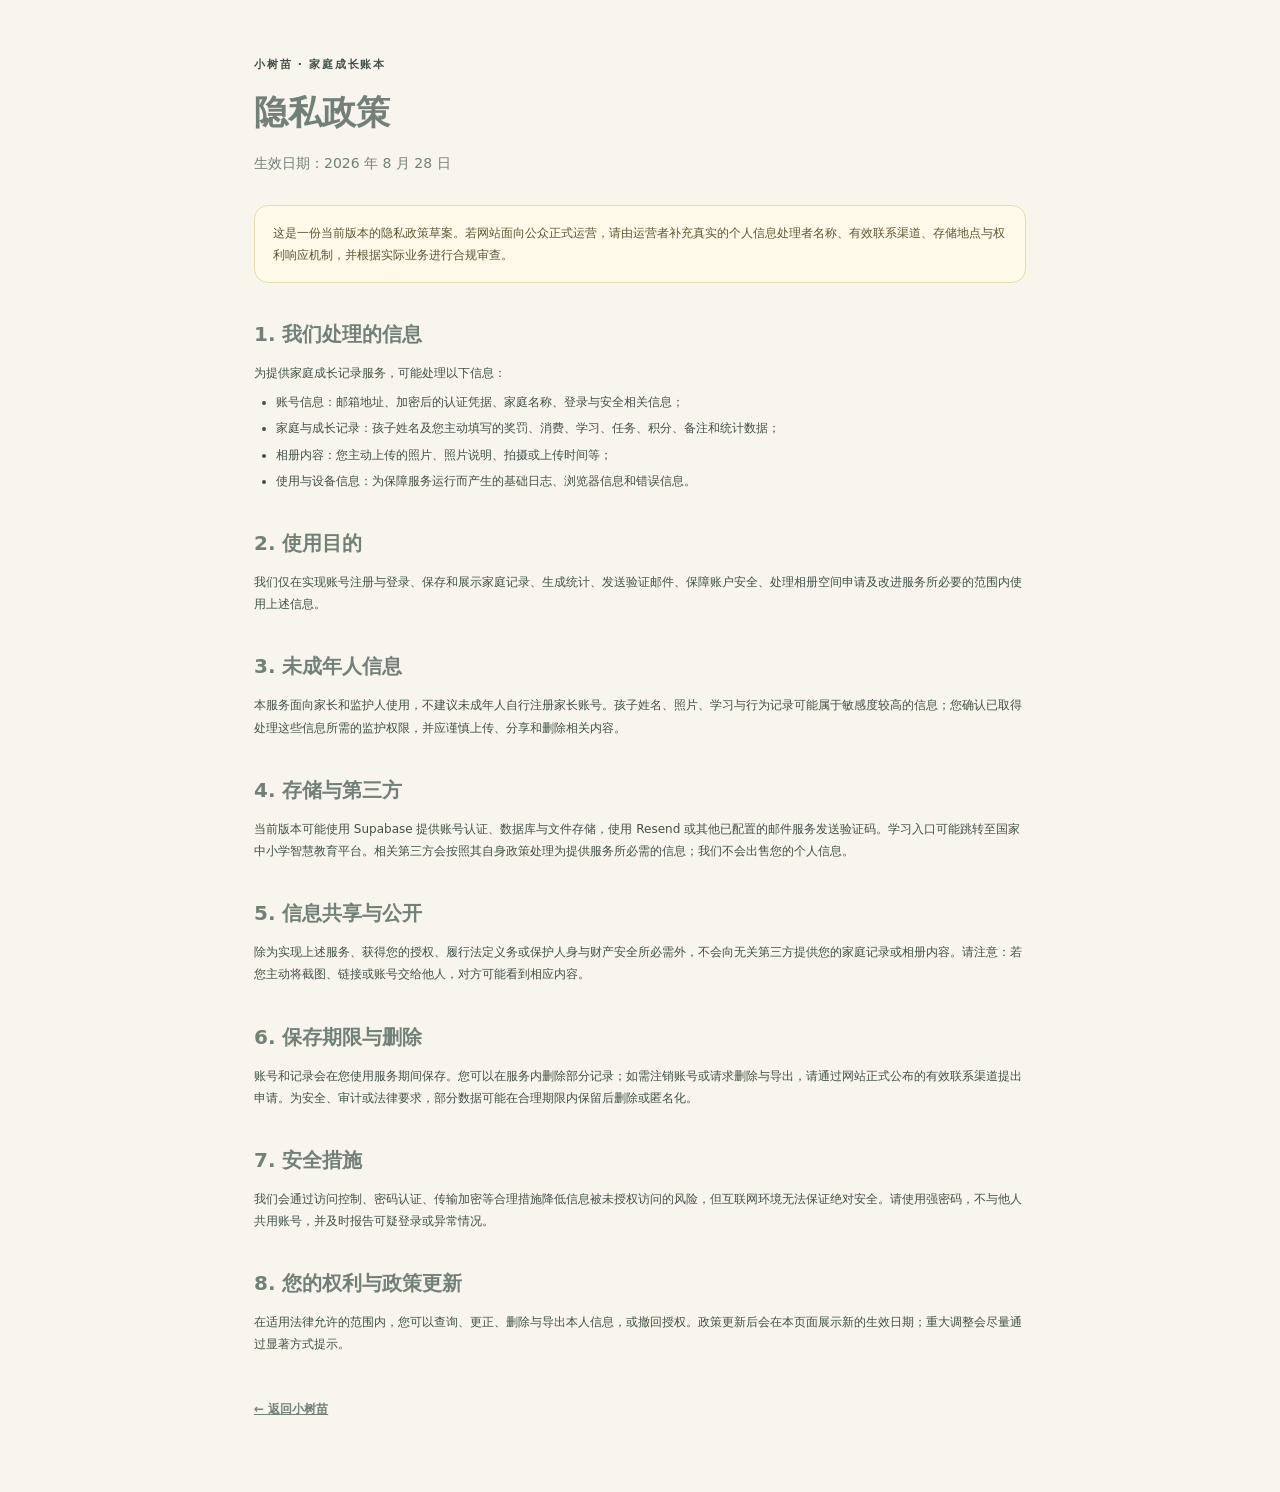
<file: privacy.html>
<!doctype html>
<html lang="zh-CN">
<head>
  <meta charset="utf-8">
  <meta name="viewport" content="width=device-width, initial-scale=1">
  <title>隐私政策｜小树苗</title>
  <link rel="stylesheet" href="styles.css?v=21">
  <style>
    .legal-page{max-width:820px;margin:0 auto;padding:48px 24px 72px}.legal-page header{margin-bottom:28px}.legal-page h1{font-size:34px;margin:8px 0}.legal-page .updated{color:var(--muted);font-size:14px}.legal-page .notice{padding:16px 18px;background:#fff9e9;border:1px solid #eadcae;border-radius:14px;color:#5e5535}.legal-page h2{font-size:20px;margin:34px 0 10px}.legal-page p,.legal-page li{line-height:1.85;color:#415048}.legal-page ul{padding-left:22px}.legal-page .back{display:inline-flex;margin-top:36px;color:var(--green-dark);font-weight:700}
  </style>
</head>
<body>
  <main class="legal-page legal-content">
    <header><p class="eyebrow">小树苗 · 家庭成长账本</p><h1>隐私政策</h1><p class="updated">生效日期：2026 年 8 月 28 日</p></header>
    <p class="notice">这是一份当前版本的隐私政策草案。若网站面向公众正式运营，请由运营者补充真实的个人信息处理者名称、有效联系渠道、存储地点与权利响应机制，并根据实际业务进行合规审查。</p>
    <h2>1. 我们处理的信息</h2><p>为提供家庭成长记录服务，可能处理以下信息：</p><ul><li>账号信息：邮箱地址、加密后的认证凭据、家庭名称、登录与安全相关信息；</li><li>家庭与成长记录：孩子姓名及您主动填写的奖罚、消费、学习、任务、积分、备注和统计数据；</li><li>相册内容：您主动上传的照片、照片说明、拍摄或上传时间等；</li><li>使用与设备信息：为保障服务运行而产生的基础日志、浏览器信息和错误信息。</li></ul>
    <h2>2. 使用目的</h2><p>我们仅在实现账号注册与登录、保存和展示家庭记录、生成统计、发送验证邮件、保障账户安全、处理相册空间申请及改进服务所必要的范围内使用上述信息。</p>
    <h2>3. 未成年人信息</h2><p>本服务面向家长和监护人使用，不建议未成年人自行注册家长账号。孩子姓名、照片、学习与行为记录可能属于敏感度较高的信息；您确认已取得处理这些信息所需的监护权限，并应谨慎上传、分享和删除相关内容。</p>
    <h2>4. 存储与第三方</h2><p>当前版本可能使用 Supabase 提供账号认证、数据库与文件存储，使用 Resend 或其他已配置的邮件服务发送验证码。学习入口可能跳转至国家中小学智慧教育平台。相关第三方会按照其自身政策处理为提供服务所必需的信息；我们不会出售您的个人信息。</p>
    <h2>5. 信息共享与公开</h2><p>除为实现上述服务、获得您的授权、履行法定义务或保护人身与财产安全所必需外，不会向无关第三方提供您的家庭记录或相册内容。请注意：若您主动将截图、链接或账号交给他人，对方可能看到相应内容。</p>
    <h2>6. 保存期限与删除</h2><p>账号和记录会在您使用服务期间保存。您可以在服务内删除部分记录；如需注销账号或请求删除与导出，请通过网站正式公布的有效联系渠道提出申请。为安全、审计或法律要求，部分数据可能在合理期限内保留后删除或匿名化。</p>
    <h2>7. 安全措施</h2><p>我们会通过访问控制、密码认证、传输加密等合理措施降低信息被未授权访问的风险，但互联网环境无法保证绝对安全。请使用强密码，不与他人共用账号，并及时报告可疑登录或异常情况。</p>
    <h2>8. 您的权利与政策更新</h2><p>在适用法律允许的范围内，您可以查询、更正、删除与导出本人信息，或撤回授权。政策更新后会在本页面展示新的生效日期；重大调整会尽量通过显著方式提示。</p>
    <a class="back" href="index.html">← 返回小树苗</a>
  </main>
</body>
</html>
</file>
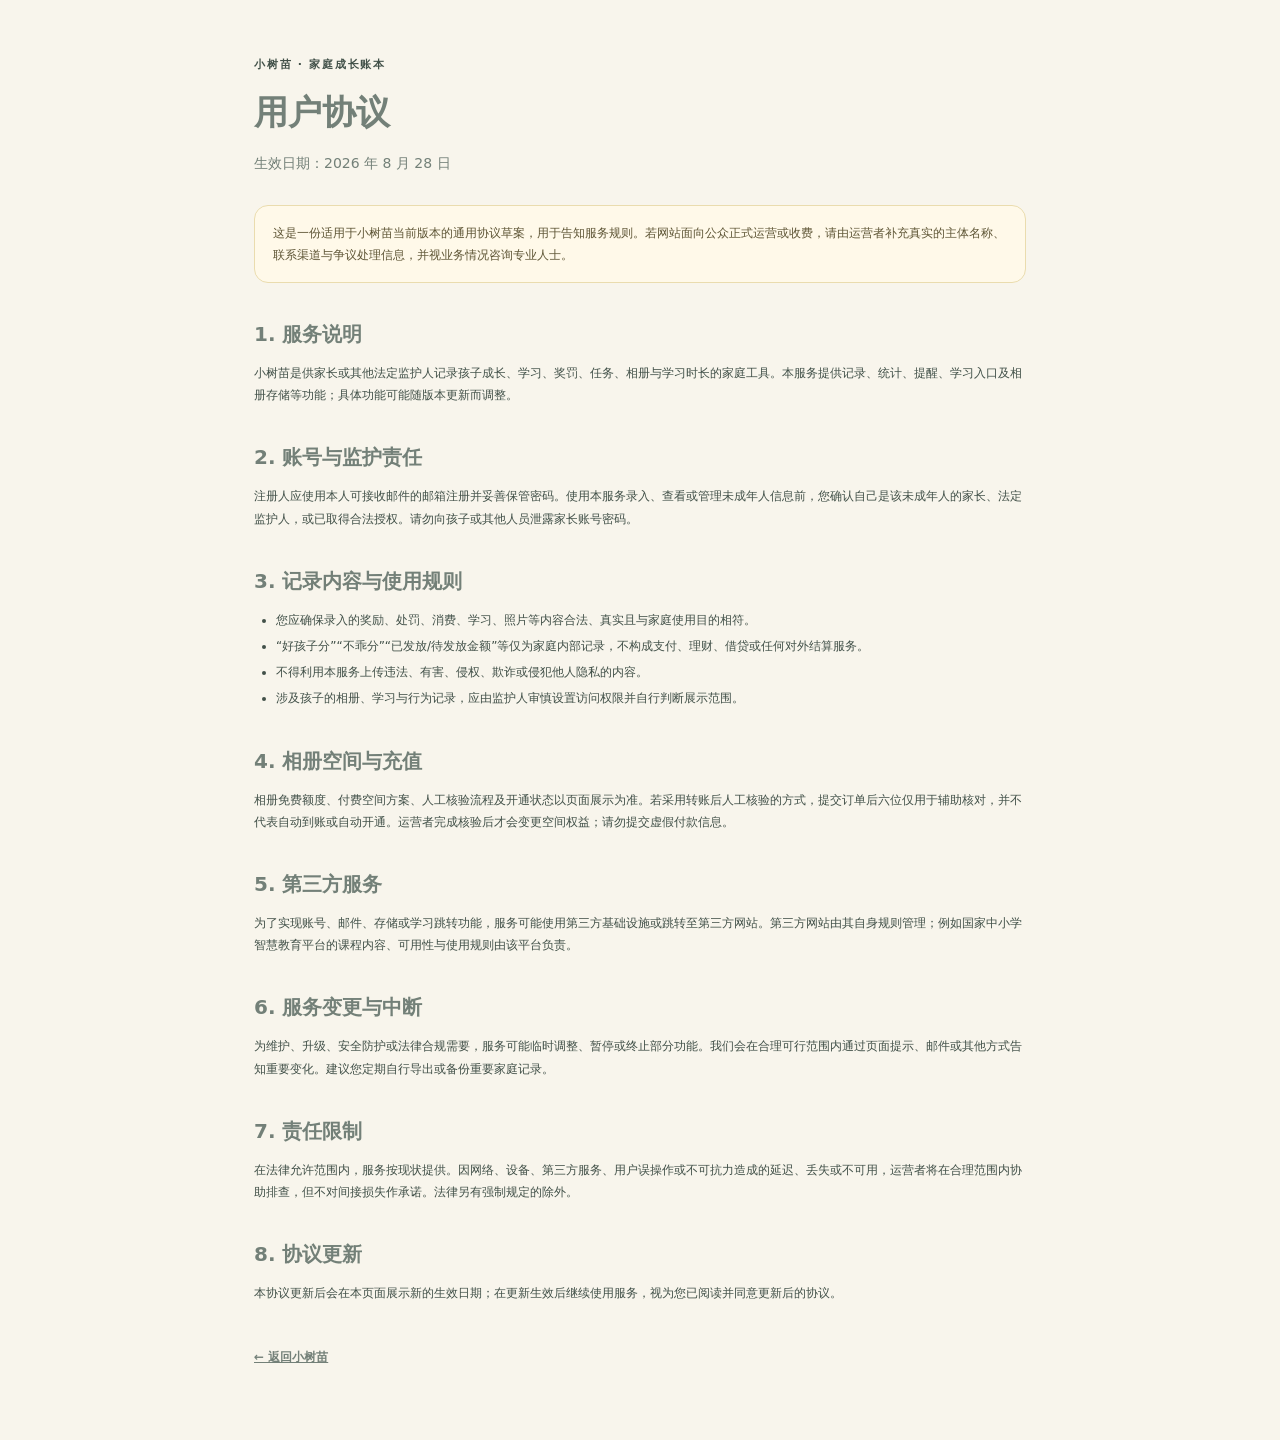
<file: terms.html>
<!doctype html>
<html lang="zh-CN">
<head>
  <meta charset="utf-8">
  <meta name="viewport" content="width=device-width, initial-scale=1">
  <title>用户协议｜小树苗</title>
  <link rel="stylesheet" href="styles.css?v=21">
  <style>
    .legal-page{max-width:820px;margin:0 auto;padding:48px 24px 72px}.legal-page header{margin-bottom:28px}.legal-page h1{font-size:34px;margin:8px 0}.legal-page .updated{color:var(--muted);font-size:14px}.legal-page .notice{padding:16px 18px;background:#fff9e9;border:1px solid #eadcae;border-radius:14px;color:#5e5535}.legal-page h2{font-size:20px;margin:34px 0 10px}.legal-page p,.legal-page li{line-height:1.85;color:#415048}.legal-page ul{padding-left:22px}.legal-page .back{display:inline-flex;margin-top:36px;color:var(--green-dark);font-weight:700}
  </style>
</head>
<body>
  <main class="legal-page legal-content">
    <header><p class="eyebrow">小树苗 · 家庭成长账本</p><h1>用户协议</h1><p class="updated">生效日期：2026 年 8 月 28 日</p></header>
    <p class="notice">这是一份适用于小树苗当前版本的通用协议草案，用于告知服务规则。若网站面向公众正式运营或收费，请由运营者补充真实的主体名称、联系渠道与争议处理信息，并视业务情况咨询专业人士。</p>
    <h2>1. 服务说明</h2><p>小树苗是供家长或其他法定监护人记录孩子成长、学习、奖罚、任务、相册与学习时长的家庭工具。本服务提供记录、统计、提醒、学习入口及相册存储等功能；具体功能可能随版本更新而调整。</p>
    <h2>2. 账号与监护责任</h2><p>注册人应使用本人可接收邮件的邮箱注册并妥善保管密码。使用本服务录入、查看或管理未成年人信息前，您确认自己是该未成年人的家长、法定监护人，或已取得合法授权。请勿向孩子或其他人员泄露家长账号密码。</p>
    <h2>3. 记录内容与使用规则</h2><ul><li>您应确保录入的奖励、处罚、消费、学习、照片等内容合法、真实且与家庭使用目的相符。</li><li>“好孩子分”“不乖分”“已发放/待发放金额”等仅为家庭内部记录，不构成支付、理财、借贷或任何对外结算服务。</li><li>不得利用本服务上传违法、有害、侵权、欺诈或侵犯他人隐私的内容。</li><li>涉及孩子的相册、学习与行为记录，应由监护人审慎设置访问权限并自行判断展示范围。</li></ul>
    <h2>4. 相册空间与充值</h2><p>相册免费额度、付费空间方案、人工核验流程及开通状态以页面展示为准。若采用转账后人工核验的方式，提交订单后六位仅用于辅助核对，并不代表自动到账或自动开通。运营者完成核验后才会变更空间权益；请勿提交虚假付款信息。</p>
    <h2>5. 第三方服务</h2><p>为了实现账号、邮件、存储或学习跳转功能，服务可能使用第三方基础设施或跳转至第三方网站。第三方网站由其自身规则管理；例如国家中小学智慧教育平台的课程内容、可用性与使用规则由该平台负责。</p>
    <h2>6. 服务变更与中断</h2><p>为维护、升级、安全防护或法律合规需要，服务可能临时调整、暂停或终止部分功能。我们会在合理可行范围内通过页面提示、邮件或其他方式告知重要变化。建议您定期自行导出或备份重要家庭记录。</p>
    <h2>7. 责任限制</h2><p>在法律允许范围内，服务按现状提供。因网络、设备、第三方服务、用户误操作或不可抗力造成的延迟、丢失或不可用，运营者将在合理范围内协助排查，但不对间接损失作承诺。法律另有强制规定的除外。</p>
    <h2>8. 协议更新</h2><p>本协议更新后会在本页面展示新的生效日期；在更新生效后继续使用服务，视为您已阅读并同意更新后的协议。</p>
    <a class="back" href="index.html">← 返回小树苗</a>
  </main>
</body>
</html>
</file>
<file: styles.css>
:root {
  --forest: #245b43;
  --forest-2: #36785a;
  --sage: #dfeadd;
  --sage-2: #edf4e9;
  --cream: #f8f5ec;
  --paper: #fffdf8;
  --ink: #26342c;
  --muted: #738078;
  --line: #dfe5dc;
  --warm: #e8b35b;
  --peach: #f2d1b8;
  --red: #c85c52;
  --red-soft: #fae9e5;
  --blue: #64899b;
  --shadow: 0 16px 44px rgba(45, 77, 58, .09);
  --radius: 24px;
}

* { box-sizing: border-box; }
html { scroll-behavior: smooth; }
body { margin: 0; background: var(--cream); color: var(--ink); font-family: "PingFang SC", "Microsoft YaHei", system-ui, sans-serif; line-height: 1.5; }
button, input, select, textarea { font: inherit; }
button { cursor: pointer; }
button:disabled { cursor: not-allowed; opacity: .48; }
.confirm-record { border: 0; background: #fff0d5; color: #8a5a16; padding: 7px 10px; border-radius: 10px; font-size: 10px; font-weight: 800; }
.forgot-row { display: flex; justify-content: flex-end; margin-top: -8px; }
.forgot-row button { border: 0; background: transparent; color: var(--forest); font-size: 11px; font-weight: 700; }
.signup-code { display: grid; gap: 12px; background: var(--sage-2); border-radius: 14px; padding: 13px; }
.code-input-row { display: grid; grid-template-columns: minmax(0, 1fr) auto; gap: 8px; margin-top: 6px; }
.code-input-row button { border: 0; border-radius: 11px; padding: 0 14px; background: var(--forest); color: white; font-size: 12px; font-weight: 800; white-space: nowrap; }
.code-input-row button:disabled { background: #91aa98; }
#forgotForm { display: grid; gap: 14px; margin-top: 20px; }
#forgotEmailStep, #forgotResetStep { display: grid; gap: 13px; }
#forgotForm p { color: var(--muted); font-size: 11px; margin: 0; }
button:focus-visible, input:focus-visible, select:focus-visible, textarea:focus-visible { outline: 3px solid rgba(54,120,90,.24); outline-offset: 2px; }

.auth-screen{position:fixed;inset:0;z-index:500;background:var(--cream);display:grid;grid-template-columns:1.05fr .95fr}.auth-screen.hidden{display:none!important}.auth-story{background:linear-gradient(140deg,#275f45,#508c6a);color:white;padding:clamp(30px,6vw,84px);display:flex;flex-direction:column;justify-content:space-between;position:relative;overflow:hidden}.auth-story:after{content:"";position:absolute;width:460px;height:460px;border:1px solid rgba(255,255,255,.12);border-radius:50%;right:-150px;bottom:-180px}.auth-brand{display:flex;align-items:center;gap:12px}.auth-brand strong,.auth-brand small{display:block}.auth-brand small{color:rgba(255,255,255,.65)}.auth-story h1{font-size:clamp(34px,4.5vw,62px);line-height:1.18;letter-spacing:-.06em;margin:20px 0}.auth-story p{max-width:520px;color:rgba(255,255,255,.73)}.auth-leaves{display:flex;gap:28px;align-items:flex-end;font-size:44px}.auth-leaves span:nth-child(2){font-size:20px;color:#ffe093}.auth-leaves span:nth-child(3){font-size:29px}.auth-panel{display:grid;place-items:center;padding:30px}.auth-box{width:min(420px,100%)}.auth-box h2{font-size:30px;margin:6px 0}.auth-intro{color:var(--muted);margin:0 0 23px}.auth-tabs{display:grid;grid-template-columns:1fr 1fr;background:var(--sage);border-radius:13px;padding:4px;margin-bottom:20px}.auth-tabs button{border:0;background:transparent;padding:9px;border-radius:10px;color:var(--muted);font-weight:700}.auth-tabs button.active{background:var(--paper);color:var(--forest);box-shadow:0 3px 10px rgba(38,65,48,.08)}.auth-form{display:none;gap:14px}.auth-form.active{display:grid}.auth-form label{display:grid;gap:6px;font-size:12px;color:var(--muted);font-weight:700}.auth-form input{border:1px solid var(--line);background:var(--paper);padding:12px 13px;border-radius:12px;color:var(--ink)}.demo-button{border:0;background:transparent;color:var(--forest);font-weight:700;padding:8px}
.auth-form .agreement-check{display:flex;align-items:flex-start;gap:9px;font-size:11px;line-height:1.55;font-weight:500}.auth-form .agreement-check input{width:17px;height:17px;flex:0 0 auto;padding:0;margin-top:1px;accent-color:var(--forest)}.agreement-check button{border:0;background:transparent;color:var(--forest);font-weight:800;padding:0;text-decoration:underline;text-underline-offset:2px}
.agreement-check .legal-link{color:var(--forest);font-weight:800;text-decoration:underline;text-underline-offset:2px}.code-help{display:block;margin-top:7px;color:var(--muted);font-size:10px;font-weight:500}.legal-content{color:var(--ink);line-height:1.75;font-size:14px}.legal-content h3{font-size:15px;margin:20px 0 7px;color:var(--forest)}.legal-content p{margin:0 0 10px}.legal-content ul{margin:0 0 10px;padding-left:20px}.legal-content li+li{margin-top:4px}.legal-notice{background:var(--sage-2);border-radius:12px;padding:10px 12px;color:var(--forest)}

.leaf { position: fixed; width: 420px; height: 190px; border-radius: 100% 0 100% 0; background: rgba(176, 204, 164, .13); pointer-events: none; z-index: 0; }
.leaf-a { right: -240px; top: 10%; transform: rotate(-22deg); }
.leaf-b { left: -260px; bottom: -50px; transform: rotate(30deg); }
.app-shell { min-height: 100vh; display: flex; position: relative; z-index: 1; }
.sidebar { width: 244px; min-height: 100vh; position: fixed; inset: 0 auto 0 0; background: rgba(255,253,248,.88); backdrop-filter: blur(14px); border-right: 1px solid rgba(42,91,67,.1); padding: 30px 20px 24px; display: flex; flex-direction: column; z-index: 20; }
.brand { display: flex; align-items: center; gap: 12px; color: var(--ink); text-decoration: none; padding: 0 8px; }
.brand-mark, .child-logo { width: 42px; height: 42px; display: grid; place-items: center; border-radius: 15px 15px 15px 5px; background: var(--forest); color: white; font-weight: 800; box-shadow: 0 8px 20px rgba(36,91,67,.22); }
.brand strong, .brand small { display: block; }
.brand strong { font-size: 18px; letter-spacing: .08em; }
.brand small { color: var(--muted); font-size: 11px; margin-top: 1px; }
.side-nav { margin-top: 46px; display: grid; gap: 8px; }
.nav-item { border: 0; background: transparent; color: #6e7972; display: flex; align-items: center; gap: 14px; padding: 12px 14px; border-radius: 14px; text-align: left; font-weight: 600; }
.nav-item span { width: 22px; text-align: center; font-size: 18px; }
.nav-item:hover { background: var(--sage-2); color: var(--forest); }
.nav-item.active { background: var(--forest); color: #fff; box-shadow: 0 7px 18px rgba(36,91,67,.19); }
.sidebar-bottom { margin-top: auto; display: grid; gap: 12px; }
.family-card { width:100%;padding: 13px; display: flex; gap: 10px; align-items: center; background: var(--sage-2); border:0;border-radius: 16px;text-align:left;color:var(--ink); }
.family-card:hover{box-shadow:inset 0 0 0 1px var(--forest-2)}
.family-card strong, .family-card small { display: block; }
.family-card strong { font-size: 13px; }.family-card small { color: var(--muted); font-size: 10px; margin-top: 2px; }
.avatar-stack { display: flex; }.avatar-stack span { width: 30px; height: 30px; display: grid; place-items: center; border-radius: 50%; background: var(--forest); color: white; font-size: 11px; border: 2px solid var(--sage-2); }.avatar-stack span + span { margin-left: -8px; background: var(--warm); color: var(--ink); }
.mode-switch { border: 1px solid var(--line); background: var(--paper); color: var(--forest); border-radius: 14px; padding: 11px; font-weight: 700; }

.main-content { margin-left: 244px; width: calc(100% - 244px); padding: 30px 4.2% 70px; max-width: 1540px; }
.topbar { display: flex; align-items: center; justify-content: space-between; margin-bottom: 30px; }
.topbar h1 { margin: 2px 0 0; font-size: clamp(22px, 2.2vw, 30px); font-weight: 650; letter-spacing: -.04em; }
.eyebrow { color: var(--forest-2); font-size: 11px; font-weight: 800; letter-spacing: .16em; text-transform: uppercase; margin: 0 0 4px; }
.top-actions { display: flex; align-items: center; gap: 10px; }
.family-switch-button{height:44px;max-width:190px;border:1px solid var(--line);background:var(--paper);color:var(--forest);border-radius:14px;padding:0 11px;display:flex;align-items:center;gap:7px;font-weight:800}.family-switch-button b{overflow:hidden;text-overflow:ellipsis;white-space:nowrap}.family-switch-button i{font-style:normal;color:var(--muted)}
.support-button{height:44px;border:1px solid #ead4a8;background:#fff7e8;color:#8a5a16;border-radius:14px;padding:0 14px;display:flex;align-items:center;gap:6px;font-weight:800;white-space:nowrap}.support-button span{font-size:18px}.support-button:hover{background:#ffefcf;border-color:#dfbf82}
.icon-button { width: 44px; height: 44px; border: 1px solid var(--line); background: var(--paper); border-radius: 14px; position: relative; font-size: 20px; }
.icon-button .dot { position: absolute; width: 7px; height: 7px; border-radius: 50%; background: var(--red); right: 9px; top: 8px; border: 2px solid var(--paper); }
.notification-modal{max-width:560px}.notification-summary{margin:0 0 14px;color:var(--muted);font-size:12px}.notification-list{display:grid;gap:9px;max-height:390px;overflow:auto}.notification-item{display:grid;grid-template-columns:36px minmax(0,1fr) auto;gap:10px;align-items:center;border:1px solid var(--line);background:var(--paper);border-radius:14px;padding:11px}.notification-item>span{display:grid;place-items:center;width:34px;height:34px;border-radius:11px;background:var(--sage-2);color:var(--forest);font-weight:900}.notification-item.important{border-color:#d8c99e;background:#fffaf0}.notification-item.important>span{background:#f7e8c6;color:#8a5a16}.notification-item strong,.notification-item small{display:block}.notification-item strong{font-size:12px}.notification-item small{margin-top:3px;color:var(--muted);font-size:10px;line-height:1.5}.notification-item button{border:1px solid var(--line);background:white;color:var(--forest);border-radius:9px;padding:6px 9px;font-weight:800}.notification-empty{display:grid;place-items:center;text-align:center;gap:5px;padding:30px 16px;background:var(--sage-2);border-radius:15px}.notification-empty>span{font-size:24px;color:var(--forest)}.notification-empty small,.notification-permission{color:var(--muted);font-size:10px}.notification-permission{margin:13px 0 0}.notification-modal .modal-actions{margin-top:12px}
.profile-button { border: 0; background: transparent; display: flex; align-items: center; gap: 9px; color: var(--ink); text-align: left; }
.profile-button span:not(.profile-avatar) { font-weight: 700; font-size: 13px; }.profile-button small { display: block; color: var(--muted); font-size: 10px; font-weight: 400; }
.profile-avatar { width: 40px; height: 40px; display: grid; place-items: center; border-radius: 50%; background: #dbe9da; color: var(--forest); font-weight: 800; }
.header-level-progress{position:relative;display:grid;grid-template-columns:auto auto;grid-template-areas:"level remain" "bar bar";align-items:center;gap:2px 5px;min-width:82px;padding:3px 4px;border-radius:9px}.header-level-progress>.profile-level{grid-area:level;justify-self:start}.header-level-progress>small{grid-area:remain;color:var(--muted);font-size:8px;white-space:nowrap}.header-exp-track{grid-area:bar;display:block;width:100%;height:4px;border-radius:999px;background:#eadfc5;overflow:hidden}.header-exp-track>i{display:block;height:100%;width:0;background:linear-gradient(90deg,#d6a341,#f1c86a);border-radius:inherit;transition:width .25s ease}.level-rule-tooltip{position:absolute;z-index:120;right:0;top:calc(100% + 9px);width:255px;padding:11px 12px;border-radius:12px;background:#263b30;color:white;font-size:10px;line-height:1.65;box-shadow:0 10px 30px rgba(25,45,34,.2);opacity:0;visibility:hidden;transform:translateY(-4px);transition:.18s;pointer-events:none}.header-level-progress:hover .level-rule-tooltip,.header-level-progress:focus .level-rule-tooltip,.header-level-progress:focus-within .level-rule-tooltip{opacity:1;visibility:visible;transform:none}

.view { display: none; animation: rise .28s ease; }.view.active { display: block; }
@keyframes rise { from { opacity: 0; transform: translateY(6px); } to { opacity: 1; transform: translateY(0); } }
.section-heading, .page-heading, .card-heading { display: flex; align-items: flex-end; justify-content: space-between; gap: 16px; }
.section-heading h2, .page-heading h2, .card-heading h2 { margin: 0; font-size: 20px; letter-spacing: -.02em; }
.page-heading-actions{display:flex;align-items:flex-end;justify-content:flex-end;gap:10px;flex-wrap:wrap}.context-child-switch{display:grid;gap:4px;color:var(--muted);font-size:10px;font-weight:800;text-align:left}.context-child-switch select{min-width:150px;min-height:42px;border:1px solid var(--line);border-radius:11px;background:var(--paper);color:var(--ink);padding:8px 34px 8px 11px;font-weight:800}.context-child-switch select:disabled{opacity:.65;cursor:not-allowed}
.section-heading.compact { align-items: center; }.section-heading.compact h2 { font-size: 17px; }
.page-heading { margin: 6px 0 24px; }.page-heading h2 { font-size: 28px; }.page-heading p:not(.eyebrow) { color: var(--muted); margin: 5px 0 0; }
.text-button { border: 0; background: transparent; color: var(--forest); padding: 6px; font-weight: 700; }
.child-picker-actions{display:flex;align-items:center;gap:8px;flex-wrap:wrap;justify-content:flex-end}.child-picker-actions #compareChildrenButton{border:1px solid var(--line);background:var(--paper);border-radius:12px;padding:8px 12px}.child-picker-actions #compareChildrenButton.active{background:var(--forest);border-color:var(--forest);color:white}
.child-picker { display: flex; gap: 10px; margin: 16px 0 24px; overflow-x: auto; padding-bottom: 3px; scrollbar-width: none; }
.child-chip-group { flex: 0 0 auto; display: flex; align-items: center; gap: 5px; }
.child-chip { flex: 0 0 auto; border: 1px solid var(--line); background: rgba(255,253,248,.72); color: var(--ink); border-radius: 999px; padding: 7px 14px 7px 8px; display: flex; align-items: center; gap: 8px; font-weight: 700; }
.child-chip .mini-avatar { width: 30px; height: 30px; border-radius: 50%; display: grid; place-items: center; background: var(--sage); color: var(--forest); }
.child-chip.active { color: white; background: var(--forest); border-color: var(--forest); }.child-chip.active .mini-avatar { background: rgba(255,255,255,.19); color: white; }
.child-edit { width: 34px; height: 34px; border: 1px solid var(--line); border-radius: 50%; background: var(--paper); color: var(--forest); display: grid; place-items: center; font-size: 15px; font-weight: 800; box-shadow: 0 5px 14px rgba(30,62,44,.08); }
.child-edit:hover,.child-edit:focus-visible { background: var(--sage-2); border-color: #b8cdb9; outline: none; }
.child-chip-group:has(.child-chip.active) .child-edit { background: #fff4dc; border-color: #e6cc98; color: #8a5a12; }

.children-comparison{background:linear-gradient(135deg,#f1f7ed,#fffaf0);border:1px solid #cfdcca;border-radius:26px;padding:24px;margin:0 0 30px;box-shadow:0 10px 30px rgba(45,77,58,.05)}.children-comparison .section-heading{align-items:center}.children-comparison .section-heading p:not(.eyebrow){margin:5px 0 0;color:var(--muted);font-size:11px}.children-comparison-grid{display:grid;grid-template-columns:repeat(auto-fit,minmax(250px,1fr));gap:14px;margin-top:20px}.child-comparison-card{background:var(--paper);border:1px solid var(--line);border-radius:20px;padding:18px}.child-comparison-card.active{border-color:#83a88d;box-shadow:inset 0 0 0 1px #83a88d}.comparison-child-head{display:grid;grid-template-columns:42px 1fr auto;gap:10px;align-items:center}.comparison-child-head>span{width:40px;height:40px;border-radius:50%;display:grid;place-items:center;background:var(--sage);color:var(--forest);font-weight:800}.comparison-child-head strong,.comparison-child-head small{display:block}.comparison-child-head small{color:var(--muted);font-size:10px}.comparison-child-head button{border:0;background:var(--sage-2);color:var(--forest);border-radius:10px;padding:6px 9px;font-size:10px;font-weight:800}.child-comparison-card.active .comparison-child-head button{background:var(--forest);color:white}.comparison-score{display:grid;grid-template-columns:1fr auto;gap:5px;align-items:end;margin:18px 0 14px}.comparison-score>small{color:var(--muted)}.comparison-score>strong{font-size:24px;color:var(--forest)}.comparison-score>i{grid-column:1/-1;height:7px;border-radius:99px;background:var(--sage);overflow:hidden}.comparison-score>i b{display:block;height:100%;border-radius:inherit;background:var(--forest-2)}.comparison-metrics{display:grid;grid-template-columns:1fr 1fr;gap:8px}.comparison-metrics span{background:var(--sage-2);border-radius:11px;padding:9px}.comparison-metrics small,.comparison-metrics b{display:block}.comparison-metrics small{font-size:9px;color:var(--muted)}.comparison-metrics b{font-size:12px;margin-top:2px}.comparison-empty{grid-column:1/-1;text-align:center;padding:26px;background:var(--paper);border:1px dashed #b8c8b8;border-radius:18px}.comparison-empty p{margin:5px 0 0;color:var(--muted);font-size:11px}
@media (max-width:800px){.children-comparison{padding:18px}.children-comparison .section-heading{align-items:flex-start}.child-picker-actions{justify-content:flex-start}.child-picker-actions #compareChildrenButton{padding:7px 9px}.children-comparison-grid{grid-template-columns:1fr}}

.hero-card { min-height: 276px; border-radius: 32px; overflow: hidden; color: white; background: linear-gradient(120deg,#2b6249,#4b8968); box-shadow: var(--shadow); display: grid; grid-template-columns: 1.35fr .65fr; position: relative; }
.hero-card:after { content:""; position:absolute; width:320px; height:320px; border:1px solid rgba(255,255,255,.12); border-radius:50%; right:-80px; top:-120px; }
.hero-copy { padding: 40px 46px; position: relative; z-index: 2; }
.soft-label { display: inline-flex; border-radius: 999px; background: rgba(255,255,255,.14); color: inherit; padding: 5px 11px; font-size: 11px; font-weight: 700; }
.hero-copy h2 { font-size: clamp(26px, 3vw, 38px); margin: 16px 0 8px; letter-spacing: -.04em; }.hero-copy h2 em { color: #ffd37c; font-style: normal; font-size: 1.25em; }.hero-copy p { color: rgba(255,255,255,.76); margin: 0; }
.hero-actions { display: flex; gap: 10px; margin-top: 28px; flex-wrap: wrap; }
.primary-button, .secondary-button, .fail-button, .pass-button, .lock-button { border: 0; border-radius: 13px; padding: 11px 17px; font-weight: 750; transition: transform .15s ease, box-shadow .15s ease; }
.primary-button { background: var(--forest); color: white; box-shadow: 0 7px 18px rgba(36,91,67,.17); }.primary-button:hover,.secondary-button:hover,.pass-button:hover,.fail-button:hover { transform: translateY(-1px); }
.hero-card .primary-button { background: white; color: var(--forest); }.hero-card .secondary-button { color: white; border-color: rgba(255,255,255,.3); background: rgba(255,255,255,.08); }
.secondary-button { background: var(--paper); color: var(--forest); border: 1px solid var(--line); }
.full { width: 100%; }
.tree-art { position: relative; min-height: 276px; z-index: 1; }
.sun { position:absolute; width:66px; height:66px; border-radius:50%; background:#f5c565; right:60px; top:38px; box-shadow:0 0 0 14px rgba(255,216,127,.12); }
.tree-trunk { position:absolute; width:28px; height:105px; background:#a8794c; border-radius:10px; left:50%; bottom:26px; transform:translateX(-50%); }.tree-crown { position:absolute; display:block; border-radius:50%; background:#a8c79e; }.crown-one{width:130px;height:130px;left:25%;bottom:74px}.crown-two{width:118px;height:118px;right:17%;bottom:81px;background:#c1d4a5}.crown-three{width:105px;height:105px;left:43%;bottom:123px;background:#8eb28c}.ground{position:absolute;width:86%;height:42px;background:rgba(225,235,196,.25);border-radius:50%;left:7%;bottom:9px}.spark{position:absolute;color:#ffe099}.s1{left:20%;top:36px}.s2{right:14%;top:122px;font-size:11px}

.quick-section,.stats-section { margin-top: 34px; }
.quick-grid { display: grid; grid-template-columns: repeat(6,1fr); gap: 12px; margin-top: 15px; }
.quick-card { min-width:0; position:relative; border:1px solid var(--line); background:rgba(255,253,248,.9); border-radius:19px; padding:18px 14px; text-align:left; color:var(--ink); box-shadow:0 7px 20px rgba(45,77,58,.035); transition:transform .16s ease,border-color .16s ease,box-shadow .16s ease; }.quick-card:hover{transform:translateY(-3px);border-color:#aac3ad;box-shadow:var(--shadow)}.quick-card strong,.quick-card small{display:block}.quick-card strong{margin-top:12px}.quick-card small{color:var(--muted);font-size:10px;margin-top:2px;white-space:nowrap;overflow:hidden;text-overflow:ellipsis}.quick-card i{position:absolute;right:13px;top:14px;font-style:normal;color:var(--muted)}
.quick-icon { width:39px;height:39px;display:grid;place-items:center;border-radius:13px;font-weight:800;background:var(--sage);color:var(--forest) }.writing .quick-icon{background:#f4ead2;color:#9a6b26}.words .quick-icon{background:#dce9ed;color:#486e80}.chore .quick-icon{background:#e9dfd3;color:#795b40}.penalty .quick-icon{background:var(--red-soft);color:var(--red)}.spending .quick-icon{background:#eee5f2;color:#745a80}.photo .quick-icon{background:#e6e8f2;color:#596589}.custom-quick .quick-icon{background:#e3efdc;color:var(--forest)}
.stat-grid { display:grid;grid-template-columns:repeat(auto-fit,minmax(180px,1fr));gap:14px;margin-top:15px }.stat-card{background:rgba(255,253,248,.88);border:1px solid var(--line);border-radius:20px;padding:20px;position:relative;overflow:hidden}.stat-card:after{content:"";width:64px;height:64px;border-radius:50%;position:absolute;right:-22px;bottom:-20px;background:var(--sage)}.stat-label{display:flex;align-items:center;justify-content:space-between;color:var(--muted);font-size:12px}.stat-label span{width:28px;height:28px;display:grid;place-items:center;border-radius:10px;background:var(--sage-2);color:var(--forest);font-weight:800}.stat-card strong{display:block;font-size:27px;margin-top:7px}.stat-card small{color:var(--muted)}.stat-card .positive{color:var(--forest-2)}.stat-card .negative{color:var(--red)}
.dashboard-columns { display:grid;grid-template-columns:1.3fr .7fr;gap:16px;margin-top:34px }.content-card{background:rgba(255,253,248,.91);border:1px solid var(--line);border-radius:var(--radius);padding:24px;box-shadow:0 9px 26px rgba(45,77,58,.035)}.count-badge,.alert-badge{font-size:11px;padding:5px 10px;border-radius:999px;background:var(--sage-2);color:var(--forest);font-weight:700}.alert-badge{background:#f7ead1;color:#9a661c}.timeline{margin-top:18px}.timeline-item{display:grid;grid-template-columns:42px 1fr auto;gap:12px;align-items:center;padding:13px 0;border-top:1px solid var(--line)}.timeline-item:first-child{border-top:0}.timeline-icon{width:40px;height:40px;display:grid;place-items:center;border-radius:13px;background:var(--sage-2);color:var(--forest);font-weight:800}.timeline-copy strong,.timeline-copy small{display:block}.timeline-copy small{color:var(--muted);font-size:11px;margin-top:2px}.timeline-value{text-align:right;font-weight:800;color:var(--forest)}.timeline-value.bad{color:var(--red)}.timeline-value small{display:block;color:var(--muted);font-weight:400;font-size:10px}.review-progress{display:flex;align-items:center;gap:14px;margin:25px 0 18px}.review-progress div:first-child{min-width:58px}.review-progress strong,.review-progress small{display:block}.review-progress small{color:var(--muted);font-size:10px}.progress-track{height:7px;background:var(--sage);border-radius:99px;overflow:hidden;flex:1}.progress-track span{display:block;height:100%;border-radius:inherit;background:var(--forest-2)}.word-preview{display:grid;grid-template-columns:repeat(3,1fr);gap:8px;margin-bottom:18px}.word-preview span{padding:10px 4px;border-radius:12px;background:var(--sage-2);text-align:center;font-weight:700;font-size:12px}.word-preview span.failed{background:var(--red-soft);color:var(--red)}.lock-note{text-align:center;color:var(--muted);font-size:10px;margin:10px 0 0}

.filter-bar{display:flex;gap:12px;align-items:flex-end;flex-wrap:wrap;background:rgba(255,253,248,.7);border:1px solid var(--line);padding:14px;border-radius:18px;margin-bottom:18px}.filter-bar label,.form-grid label,.new-word-state label,.small-modal label{display:grid;gap:5px;color:var(--muted);font-size:11px;font-weight:700}.filter-bar input,.filter-bar select,.form-grid input,.form-grid select,.form-grid textarea,.new-word-state select,.small-modal input{border:1px solid var(--line);background:var(--paper);color:var(--ink);border-radius:11px;padding:9px 11px;min-height:42px}.record-layout{display:grid;grid-template-columns:.78fr 1.22fr;gap:17px;align-items:start}.calendar-card{background:var(--paper);border:1px solid var(--line);border-radius:var(--radius);padding:20px}.calendar-header{display:flex;justify-content:space-between;align-items:center;margin-bottom:16px}.calendar-header button{border:0;background:var(--sage-2);color:var(--forest);width:32px;height:32px;border-radius:10px;font-size:20px}.week-row,.calendar-grid{display:grid;grid-template-columns:repeat(7,1fr);gap:5px}.week-row span{text-align:center;color:var(--muted);font-size:11px;padding:5px}.calendar-day{border:0;background:transparent;border-radius:11px;aspect-ratio:1;position:relative;color:var(--ink)}.calendar-day:hover{background:var(--sage-2)}.calendar-day.muted{color:#b3bbb5}.calendar-day.today{box-shadow:inset 0 0 0 1px var(--forest)}.calendar-day.selected{background:var(--forest);color:#fff}.calendar-day .record-dot{width:4px;height:4px;border-radius:50%;background:var(--forest-2);position:absolute;left:50%;bottom:5px;transform:translateX(-50%)}.calendar-day .record-dot.bad{background:var(--red)}.calendar-day.selected .record-dot{background:white}.calendar-legend{display:flex;gap:15px;color:var(--muted);font-size:10px;margin-top:15px}.calendar-legend i{display:inline-block;width:6px;height:6px;border-radius:50%;margin-right:4px}.good-dot{background:var(--forest-2)}.bad-dot{background:var(--red)}.daily-detail{min-height:410px}.day-net{display:grid;text-align:right}.day-net small{color:var(--muted);font-size:9px}.day-net strong{font-size:22px;color:var(--forest)}.day-summary-grid{display:grid;grid-template-columns:repeat(4,1fr);gap:8px;margin:18px 0 8px}.day-summary-grid>span{background:var(--sage-2);border-radius:12px;padding:10px}.day-summary-grid small,.day-summary-grid strong{display:block}.day-summary-grid small{color:var(--muted);font-size:9px}.day-summary-grid strong{color:var(--forest);margin-top:2px}.daily-record-list{display:grid;gap:10px;margin-top:14px}.daily-record-item{display:grid;grid-template-columns:minmax(0,1fr) auto;gap:12px;background:#fffdfa;border:1px solid var(--line);border-radius:16px;padding:14px}.daily-record-item.penalty-record{border-color:#ead0cb;background:#fffaf8}.daily-record-main{display:grid;grid-template-columns:42px minmax(0,1fr);gap:11px;align-items:center}.daily-record-main>div>strong,.daily-record-main>div>small{display:block}.daily-record-main>div>strong{margin:5px 0 3px;line-height:1.45}.daily-record-main>div>small{color:var(--muted);font-size:10px}.daily-record-tags{display:flex;gap:5px;align-items:center;flex-wrap:wrap}.daily-record-tags b,.daily-record-tags em,.daily-record-tags i{font-style:normal;font-size:9px;border-radius:999px;padding:3px 7px}.daily-record-tags b{background:var(--forest);color:white}.daily-record-tags em{background:var(--sage-2);color:var(--forest)}.daily-record-tags i{background:#f5ead3;color:#865a18}.daily-record-metrics{display:grid;grid-template-columns:repeat(2,minmax(76px,1fr));gap:7px;align-self:center}.daily-record-metrics>span{background:var(--sage-2);border-radius:11px;padding:8px 10px;text-align:right}.daily-record-metrics small,.daily-record-metrics strong{display:block}.daily-record-metrics small{font-size:9px;color:var(--muted)}.daily-record-metrics strong{font-size:13px;color:var(--forest);margin-top:2px}.daily-record-metrics .negative{background:var(--red-soft)}.daily-record-metrics .negative strong{color:var(--red)}.daily-record-metrics .neutral strong{color:var(--muted)}.daily-record-item>.record-action-row{grid-column:1/-1;border-top:1px dashed var(--line);padding-top:9px}

.study-streak{background:#fff0d5;color:#905f17;border-radius:999px;padding:8px 14px;font-size:12px}.study-tabs{display:flex;gap:4px;padding:4px;background:#e8eee5;border-radius:14px;width:max-content;margin-bottom:18px}.study-tabs button{border:0;background:transparent;color:var(--muted);border-radius:11px;padding:9px 16px;font-weight:700}.study-tabs button.active{background:var(--paper);color:var(--forest);box-shadow:0 3px 10px rgba(35,60,44,.08)}.study-tabs span{display:inline-grid;place-items:center;background:var(--red);color:white;border-radius:50%;width:18px;height:18px;font-size:9px}.study-panel{display:none}.study-panel.active{display:grid}.study-panel#reviewPanel{grid-template-columns:1fr 290px;gap:18px}.study-card{border-radius:30px;background:linear-gradient(150deg,#2c664b,#4e8c6a);color:white;padding:26px;min-height:450px;display:flex;flex-direction:column;box-shadow:var(--shadow)}.study-card-top{display:flex;justify-content:space-between;color:rgba(255,255,255,.74);font-size:12px}.word-card-content{text-align:center;margin:auto 0}.word-card-content h2{font-family:Georgia,serif;font-size:52px;margin:2px 0}.word-card-content p{margin:3px 0}.phonetic{color:rgba(255,255,255,.68)}.sound-button{margin-top:17px;border:1px solid rgba(255,255,255,.3);background:rgba(255,255,255,.1);color:white;padding:8px 13px;border-radius:999px}.answer-area{background:rgba(255,255,255,.1);border-radius:17px;padding:16px;display:flex;align-items:center;justify-content:space-between;gap:15px}.answer-area p{margin:0;color:rgba(255,255,255,.78);font-size:12px}.answer-area>div{display:flex;gap:8px}.fail-button{background:#f7e4df;color:#a84740}.pass-button{background:#fff;color:var(--forest)}.study-side{text-align:center}.study-side h3{margin-top:0}.ring{width:138px;height:138px;border-radius:50%;margin:25px auto;display:grid;place-items:center;background:conic-gradient(var(--forest-2) 0%,var(--sage) 0);position:relative}.ring:before{content:"";position:absolute;inset:13px;border-radius:50%;background:var(--paper)}.ring span{position:relative;font-size:30px;font-weight:800}.ring small{font-size:12px;color:var(--muted)}.study-side>p{color:var(--muted);font-size:11px}.mini-word-list{display:grid;gap:8px;margin-top:20px}.mini-word-list span{display:flex;justify-content:space-between;padding:9px 11px;border-radius:11px;background:var(--sage-2);font-size:12px}.locked-state,.new-word-state,.timer-card{background:var(--paper);border:1px solid var(--line);border-radius:30px;min-height:430px;display:flex;flex-direction:column;align-items:center;justify-content:center;text-align:center;padding:35px}.locked-state>span,.success-illustration{font-size:44px}.locked-state h2,.new-word-state h2,.timer-card h2{margin:14px 0 5px}.locked-state p,.new-word-state p,.timer-card p{color:var(--muted);max-width:430px}.new-word-state label{width:min(360px,100%);text-align:left;margin:18px 0 12px}.timer-display{font-size:68px;font-variant-numeric:tabular-nums;font-weight:800;letter-spacing:.04em;color:var(--forest);margin:24px 0}.timer-presets{display:flex;gap:7px;flex-wrap:wrap;justify-content:center}.timer-presets button{border:1px solid var(--line);background:var(--paper);border-radius:999px;padding:7px 12px;color:var(--muted)}.timer-presets button.active{background:var(--forest);color:white;border-color:var(--forest)}.timer-start{margin-top:20px;min-width:150px}.hidden{display:none!important}
.study-panel#bridgePanel{gap:18px}.bridge-learning-layout{display:grid;grid-template-columns:minmax(0,1.2fr) minmax(310px,.8fr);gap:18px}.bridge-picker-card,.bridge-exercise-card,.bridge-history-card{padding:24px}.bridge-picker-card .card-heading p{margin:5px 0 0;color:var(--muted);font-size:11px}.bridge-activity-grid{display:grid;grid-template-columns:repeat(2,1fr);gap:10px;margin-top:19px}.bridge-activity{display:grid;grid-template-columns:42px 1fr;gap:10px;align-items:center;text-align:left;border:1px solid var(--line);background:var(--paper);color:var(--ink);border-radius:15px;padding:12px}.bridge-activity>span{display:grid;place-items:center;width:40px;height:40px;border-radius:12px;background:var(--sage-2);color:var(--forest);font-weight:900}.bridge-activity strong,.bridge-activity small{display:block}.bridge-activity small{color:var(--muted);font-size:9px;margin-top:3px}.bridge-activity.active{border-color:var(--forest);background:#f3f8ef;box-shadow:inset 0 0 0 1px var(--forest)}.bridge-exercise-card{display:flex;flex-direction:column}.bridge-exercise-head{display:flex;gap:11px;align-items:center}.bridge-exercise-head>span{display:grid;place-items:center;width:48px;height:48px;border-radius:15px;background:#f5ead3;color:#855a1e;font-size:20px;font-weight:900}.bridge-exercise-head small,.bridge-exercise-head h2{display:block;margin:0}.bridge-exercise-head small{color:var(--muted);font-size:9px}.bridge-question{font-size:20px;font-weight:850;line-height:1.5;margin:26px 0 15px}.bridge-options{display:grid;grid-template-columns:repeat(2,1fr);gap:9px}.bridge-options button{border:1px solid var(--line);background:var(--paper);color:var(--ink);border-radius:12px;padding:12px;font-weight:800}.bridge-options button:hover{border-color:var(--forest)}.bridge-options button.correct{background:#e5f2e2;border-color:#6d9d73;color:var(--forest)}.bridge-options button.wrong{background:#fae6e2;border-color:#ca746c;color:var(--red)}.bridge-feedback{min-height:22px;color:var(--muted);font-size:11px;margin:13px 0}.bridge-feedback.success{color:var(--forest);font-weight:800}.bridge-feedback.error{color:var(--red);font-weight:800}.bridge-exercise-card>.secondary-button{margin-top:auto;align-self:flex-start}.bridge-timer-card{display:grid;grid-template-columns:1fr auto;align-items:center;gap:24px;padding:24px;border-left:5px solid var(--forest-2)}.bridge-timer-card h2{margin:3px 0}.bridge-timer-card p{margin:5px 0;color:var(--muted);font-size:11px}.bridge-timer-control{display:grid;justify-items:end;gap:9px}.bridge-timer-control .course-timer-display{font-size:38px}.bridge-history-card{grid-column:1/-1}.family-switcher-intro{color:var(--muted);font-size:11px;line-height:1.7}.family-context-list{display:grid;gap:10px;margin-top:16px}.family-context-item{display:grid;grid-template-columns:42px minmax(0,1fr) auto;gap:11px;align-items:center;border:1px solid var(--line);background:var(--paper);border-radius:15px;padding:12px;text-align:left;color:var(--ink)}.family-context-item>span{display:grid;place-items:center;width:40px;height:40px;border-radius:13px;background:var(--sage-2);color:var(--forest);font-weight:900}.family-context-item strong,.family-context-item small{display:block}.family-context-item small{color:var(--muted);font-size:9px;margin-top:3px}.family-context-item>i{font-style:normal;font-size:10px;color:var(--forest);font-weight:800}.family-context-item.active{border-color:var(--forest);background:#f3f8ef;box-shadow:inset 0 0 0 1px var(--forest)}.family-context-item:disabled{cursor:wait;opacity:.7}
.course-learning-layout{display:grid;grid-template-columns:minmax(0,1.15fr) minmax(320px,.85fr);gap:18px}.course-picker-card{padding:28px}.official-chip{background:#e8f2ff;color:#3d668b;border-radius:999px;padding:6px 10px;font-size:10px;font-weight:800}.course-selectors{display:grid;grid-template-columns:1fr 1fr;gap:12px;margin:22px 0}.course-selectors label{display:grid;gap:6px;color:var(--muted);font-size:11px;font-weight:800}.course-selectors select{border:1px solid var(--line);background:var(--paper);color:var(--ink);border-radius:12px;padding:10px 12px;min-height:44px}.subject-picker{display:grid;grid-template-columns:repeat(3,1fr);gap:10px}.subject-picker button{border:1px solid var(--line);background:var(--paper);color:var(--ink);border-radius:18px;padding:18px 12px;text-align:left}.subject-picker button>span{display:grid;place-items:center;width:38px;height:38px;border-radius:12px;background:var(--sage-2);color:var(--forest);font-weight:900}.subject-picker strong,.subject-picker small{display:block}.subject-picker strong{margin-top:12px}.subject-picker small{color:var(--muted);font-size:10px;margin-top:2px}.subject-picker button.active{border-color:var(--forest);background:#f0f6ec;box-shadow:inset 0 0 0 1px var(--forest)}.platform-entry{display:flex;align-items:center;justify-content:space-between;gap:15px;border-top:1px solid var(--line);margin-top:24px;padding-top:20px}.platform-entry strong,.platform-entry small{display:block}.platform-entry small{color:var(--muted);font-size:10px;margin-top:3px}.platform-entry a{text-decoration:none;white-space:nowrap}.course-timer-card{border-radius:30px;background:linear-gradient(150deg,#2c664b,#4e8c6a);color:white;padding:30px;display:flex;flex-direction:column;justify-content:center;text-align:center;min-height:460px}.course-timer-card h2{margin:14px 0 4px}.course-timer-card>p,.course-timer-card>small{color:rgba(255,255,255,.72)}.course-timer-display{font-size:54px;font-weight:900;font-variant-numeric:tabular-nums;letter-spacing:.04em;margin:30px 0 10px}.course-reward-preview{background:rgba(255,255,255,.12);border:1px solid rgba(255,255,255,.18);border-radius:14px;padding:11px;font-size:12px}.course-timer-actions{display:grid;grid-template-columns:1fr 1fr;gap:9px;margin:22px 0 14px}.course-timer-card .secondary-button{background:rgba(255,255,255,.12);color:white;border-color:rgba(255,255,255,.3)}.course-timer-card button:disabled{opacity:.45}.pending-family-confirm{font-size:10px;font-weight:800;color:#8a5a16;background:#fff0d5;border-radius:999px;padding:7px 10px;white-space:nowrap}
.course-live-meta{color:rgba(255,255,255,.78);font-size:11px;margin-top:10px}.course-history-card{margin-top:18px;padding:26px}.course-session-list{display:grid;margin-top:14px}.course-session-item{display:grid;grid-template-columns:minmax(150px,1.2fr) repeat(3,minmax(100px,.7fr)) auto;gap:14px;align-items:center;padding:15px 2px;border-top:1px solid var(--line)}.course-session-item>div strong,.course-session-item>div small{display:block}.course-session-item>div small,.course-session-item time{color:var(--muted);font-size:10px}.course-session-item>span{font-size:11px}.course-session-item b{color:var(--forest);font-size:12px}.course-session-item .session-status{justify-self:end;border-radius:999px;padding:5px 9px;background:var(--sage-2);color:var(--forest);font-size:9px}.course-session-item .session-status.pending{background:#fff0d5;color:#8a5a16}
.study-panel#readingPanel{grid-template-columns:minmax(0,1.25fr) minmax(320px,.75fr);gap:18px;align-items:start}.classic-library-card{padding:26px}.classic-library-card .card-heading p{margin:4px 0 0;color:var(--muted);font-size:11px}.reading-version-switch{display:flex;gap:4px;background:var(--sage-2);border-radius:12px;padding:4px}.reading-version-switch button{border:0;background:transparent;color:var(--muted);border-radius:9px;padding:8px 12px;font-weight:800;white-space:nowrap}.reading-version-switch button.active{background:var(--paper);color:var(--forest);box-shadow:0 3px 9px rgba(35,60,44,.08)}.classic-book-grid{display:grid;grid-template-columns:repeat(2,1fr);gap:12px;margin-top:22px}.classic-book{display:grid;grid-template-columns:92px 1fr;gap:14px;align-items:center;text-align:left;border:1px solid var(--line);background:var(--paper);color:var(--ink);border-radius:20px;padding:12px;transition:.2s ease}.classic-book:hover{transform:translateY(-2px);box-shadow:0 10px 24px rgba(45,77,58,.08)}.classic-book.active{border-color:var(--forest);box-shadow:inset 0 0 0 1px var(--forest);background:#f4f8f0}.classic-book-cover{height:124px;border-radius:8px 15px 15px 8px;padding:11px 9px;display:flex;flex-direction:column;position:relative;overflow:hidden;color:#fff;box-shadow:8px 8px 18px rgba(35,49,40,.14)}.classic-book-cover:before{content:"";position:absolute;left:7px;top:0;bottom:0;border-left:1px solid rgba(255,255,255,.28)}.classic-book-cover.jade{background:linear-gradient(145deg,#1d5f47,#4c8a63)}.classic-book-cover.amber{background:linear-gradient(145deg,#7f4b23,#c28b3b)}.classic-book-cover.blue{background:linear-gradient(145deg,#375d70,#668ba0)}.classic-book-cover.rose{background:linear-gradient(145deg,#7c3f4b,#b87379)}.classic-book-cover i{font-style:normal;font-size:7px;letter-spacing:.12em;opacity:.75}.classic-book-cover strong{font-family:serif;font-size:18px;writing-mode:vertical-rl;letter-spacing:.12em;margin:auto}.classic-book-cover b{position:absolute;right:8px;top:34px;font-family:serif;font-size:34px;opacity:.11}.classic-book-cover small{font-size:8px;text-align:right}.classic-book-copy strong,.classic-book-copy small,.classic-book-copy em,.classic-book-copy>b{display:block}.classic-book-copy strong{font-size:15px}.classic-book-copy small{color:var(--forest);font-size:10px;margin:4px 0 9px}.classic-book-copy em{font-style:normal;color:var(--muted);font-size:10px;line-height:1.55}.classic-book-copy>b{color:var(--forest);font-size:10px;margin-top:9px}.reading-timer-card{border-radius:30px;background:linear-gradient(150deg,#2c664b,#4e8c6a);color:white;padding:30px;min-height:466px;display:flex;flex-direction:column;align-items:center;justify-content:center;text-align:center}.reading-timer-card h2{margin:14px 0 4px}.reading-timer-card>p{color:rgba(255,255,255,.72);max-width:420px}.reading-timer-card .timer-display{color:white;font-size:54px;margin:28px 0 12px}.reading-timer-actions{display:grid;grid-template-columns:1fr 1fr;gap:9px;width:100%;margin:15px 0}.reading-timer-card .secondary-button{background:rgba(255,255,255,.12);color:white;border-color:rgba(255,255,255,.3)}.reading-timer-card button:disabled{opacity:.45}.reading-history-card{grid-column:1/-1;padding:26px}.invite-parent-intro{color:var(--muted);font-size:12px;line-height:1.7;margin:8px 0 18px}.invite-parent-form{display:grid;gap:12px}.invite-parent-form input,.invite-result input{width:100%;border:1px solid var(--line);background:var(--paper);color:var(--ink);border-radius:11px;padding:10px 11px;min-height:44px}.invite-result{display:grid;gap:13px;background:var(--sage-2);border-radius:16px;padding:15px;margin-top:8px}.invite-result label{display:grid;gap:5px;color:var(--muted);font-size:11px;font-weight:700}.invite-result small{color:var(--muted);font-size:10px}.member-pending>span:last-child{background:#fff0d5!important;color:#8a5a16!important}
.book-reader-modal{width:min(900px,100%);max-height:min(88vh,900px);display:flex;flex-direction:column}.book-reader-toolbar{display:flex;gap:9px;align-items:end;flex-wrap:wrap;margin:16px 0}.book-reader-toolbar label{display:grid;gap:5px;color:var(--muted);font-size:10px;font-weight:800;flex:1 1 260px}.book-reader-toolbar select{border:1px solid var(--line);background:var(--paper);color:var(--ink);border-radius:11px;padding:9px 11px;min-height:42px}.book-reader-content{overflow:auto;overscroll-behavior:contain;background:#fffdfa;border:1px solid var(--line);border-radius:20px;padding:clamp(22px,5vw,52px);min-height:320px;box-shadow:inset 0 12px 34px rgba(79,66,42,.025)}.book-reader-content header{text-align:center;border-bottom:1px solid var(--line);padding-bottom:18px;margin-bottom:24px}.book-reader-content header span,.book-reader-content header small{display:block;color:var(--muted);font-size:10px}.book-reader-content header h3{font-family:serif;font-size:27px;margin:7px 0}.book-reader-content p{font-family:"Noto Serif SC","Songti SC",SimSun,serif;font-size:18px;line-height:2.05;text-indent:2em;margin:18px 0;color:#2d342e}.book-reader-content .pinyin-paragraph{line-height:2.7;text-indent:0;word-spacing:.12em}.pinyin-paragraph ruby{ruby-align:center;margin:0 .04em}.pinyin-paragraph rt{font-family:system-ui,sans-serif;font-size:9px;color:#6f8a78;letter-spacing:0}.book-reader-footer{display:grid;grid-template-columns:auto 1fr auto;gap:9px;margin-top:15px}.book-reader-footer .primary-button{justify-content:center}.book-reader-footer button:disabled{opacity:.42}
.word-onboarding{grid-column:1/-1}.onboarding-card{background:var(--paper);border:1px solid var(--line);border-radius:30px;padding:clamp(22px,4vw,38px)}.onboarding-head{display:flex;justify-content:space-between;align-items:start;gap:18px;margin-bottom:22px}.onboarding-head h2{margin:5px 0}.onboarding-head p{margin:0;color:var(--muted)}.onboarding-count{background:var(--sage-2);color:var(--forest);padding:7px 12px;border-radius:999px;font-weight:800;white-space:nowrap}.library-select{display:grid;gap:5px;color:var(--muted);font-size:11px;font-weight:700;max-width:300px;margin-bottom:18px}.library-select select{border:1px solid var(--line);background:var(--paper);border-radius:11px;padding:10px;color:var(--ink)}.word-select-grid{display:grid;grid-template-columns:repeat(5,1fr);gap:9px}.word-choice{border:1px solid var(--line);background:var(--paper);border-radius:14px;padding:11px 8px;color:var(--ink);text-align:center}.word-choice strong,.word-choice small{display:block}.word-choice small{color:var(--muted);font-size:9px;margin-top:2px}.word-choice.selected{background:var(--forest);border-color:var(--forest);color:white}.word-choice.selected small{color:rgba(255,255,255,.7)}.onboarding-actions{display:flex;justify-content:flex-end;gap:8px;margin-top:20px}.memorize-word{text-align:center;padding:32px 10px}.memorize-word h2{font-family:Georgia,serif;font-size:54px;margin:5px 0}.memorize-word .phonetic{color:var(--muted)}.memorize-word>p{font-size:17px}.memorize-progress{height:7px;background:var(--sage);border-radius:99px;overflow:hidden;margin-top:22px}.memorize-progress i{display:block;height:100%;background:var(--forest-2)}.scheduled-list{display:grid;gap:8px;max-width:520px;margin:22px auto}.scheduled-list span{display:flex;justify-content:space-between;background:var(--sage-2);padding:10px 13px;border-radius:12px}.waiting-state{text-align:center;padding:30px}.waiting-state>span{font-size:48px}.waiting-state h2{margin:10px 0}.waiting-state p{color:var(--muted)}

.gallery-grid{display:grid;grid-template-columns:repeat(4,1fr);gap:15px}.gallery-item{background:var(--paper);border:1px solid var(--line);border-radius:20px;overflow:hidden;box-shadow:0 8px 24px rgba(45,77,58,.04)}.gallery-image{aspect-ratio:4/3;background:var(--sage-2);overflow:hidden}.gallery-image img{width:100%;height:100%;object-fit:cover;display:block;transition:transform .25s ease}.gallery-item:hover img{transform:scale(1.025)}.gallery-copy{padding:15px}.gallery-copy>span{font-size:9px;color:var(--forest);background:var(--sage-2);padding:4px 8px;border-radius:999px}.gallery-copy h3{font-size:14px;margin:10px 0 4px}.gallery-copy small{color:var(--muted)}.gallery-empty{grid-column:1/-1;text-align:center;background:var(--paper);border:1px dashed #b8c8b8;border-radius:24px;padding:60px 20px;color:var(--muted)}.gallery-empty span{display:block;font-size:45px;margin-bottom:10px}.photo-upload-zone{position:relative;border:1.5px dashed #aabdaa;background:var(--sage-2);border-radius:18px;min-height:190px;margin:20px 0;overflow:hidden}.photo-upload-zone input{position:absolute;inset:0;opacity:0;cursor:pointer;z-index:2}.photo-upload-zone #photoPreview{height:190px;display:flex;flex-direction:column;align-items:center;justify-content:center;text-align:center;color:var(--muted)}.photo-upload-zone #photoPreview span{font-size:35px;color:var(--forest)}.photo-upload-zone #photoPreview small{margin-top:4px}.photo-upload-zone #photoPreview img{width:100%;height:100%;object-fit:cover}.metric-toolbar{display:flex;align-items:center;justify-content:space-between;gap:12px;margin-top:12px}.metric-toolbar p{margin:0;color:var(--muted);font-size:12px}.metric-options{display:grid;grid-template-columns:1fr 1fr;gap:9px;margin:18px 0}.metric-option{display:flex;align-items:center;gap:8px;background:var(--sage-2);padding:10px;border-radius:11px}.metric-option input{accent-color:var(--forest)}.stacked-form{display:grid;gap:13px;margin-top:18px}.stacked-form .modal-actions{margin-top:5px}
.gallery-quota-card{display:grid;grid-template-columns:1fr auto;align-items:center;gap:22px;background:linear-gradient(120deg,#f0f6ec,#fffaf0);border:1px solid var(--line);border-radius:20px;padding:18px 20px;margin-bottom:18px}.quota-heading{display:flex;justify-content:space-between;gap:12px;align-items:center}.quota-heading span{background:var(--forest);color:white;border-radius:999px;padding:4px 9px;font-size:9px;font-weight:800}.quota-heading span.premium{background:#a36e19}.quota-progress{height:7px;background:var(--sage);border-radius:999px;margin:10px 0 7px;overflow:hidden}.quota-progress i{display:block;height:100%;width:0;background:var(--forest-2);border-radius:inherit}.gallery-quota-card small,.photo-quota-note{color:var(--muted);font-size:10px}.photo-quota-note{background:var(--sage-2);padding:9px 11px;border-radius:11px;margin:-8px 0 18px}.gallery-upgrade-action{border-top:1px solid var(--line);margin-top:20px;padding-top:18px;text-align:left}.gallery-upgrade-action>strong{display:block;text-align:center;font-size:18px;color:#9a661c}.gallery-upgrade-action>p{text-align:center;color:var(--muted);margin:5px 0 14px}.gallery-upgrade-action>small{display:block;text-align:center;color:var(--muted);margin-top:9px}.recharge-form{display:grid;grid-template-columns:1fr 1fr;gap:10px}.recharge-form label{display:grid;gap:5px;color:var(--muted);font-size:11px;font-weight:700}.recharge-form input,.recharge-form select{border:1px solid var(--line);background:var(--paper);color:var(--ink);border-radius:11px;padding:10px 11px;min-height:44px}.recharge-form button{grid-column:1/-1;margin-top:2px}.recharge-status{background:#fff4dc;border:1px solid #ead09b;color:#79531b;border-radius:13px;padding:12px;text-align:center;font-size:12px;font-weight:700}.recharge-status.approved{background:#e9f5e8;border-color:#b9d8bc;color:var(--forest)}
.recharge-plans{grid-column:1/-1;display:grid;grid-template-columns:1fr 1fr;gap:10px;margin-bottom:4px}.recharge-plans label{display:block;cursor:pointer}.recharge-plans input{position:absolute;opacity:0;pointer-events:none}.recharge-plans span{display:grid;grid-template-columns:1fr auto;gap:3px;border:1px solid var(--line);background:var(--paper);padding:14px;border-radius:15px}.recharge-plans strong{color:var(--ink);font-size:14px}.recharge-plans b{color:#9a661c;font-size:16px}.recharge-plans small{grid-column:1/-1;color:var(--muted)}.recharge-plans input:checked+span{border-color:var(--forest);background:var(--sage-2);box-shadow:inset 0 0 0 1px var(--forest)}
.legal-modal{width:min(720px,100%)}.legal-content{margin-top:18px;color:var(--muted);font-size:12px;line-height:1.75}.legal-content h3{color:var(--ink);font-size:15px;margin:22px 0 6px}.legal-content p,.legal-content ul{margin:7px 0}.legal-content ul{padding-left:20px}.legal-content .legal-notice{background:var(--sage-2);color:var(--forest);border-radius:13px;padding:12px 14px}

.range-buttons{display:flex;gap:4px}.range-buttons button{border:0;background:transparent;color:var(--muted);border-radius:10px;padding:9px 11px}.range-buttons button.active{background:var(--forest);color:white}.analytics-grid{display:grid;grid-template-columns:repeat(5,1fr);gap:12px;margin-bottom:18px}.analytics-grid .stat-card{padding:17px}.chart-grid{display:grid;grid-template-columns:1.35fr .65fr;gap:17px;margin-bottom:17px}.chart-card svg{width:100%;height:auto;margin-top:16px}.chart-card svg text{font-family:inherit;fill:var(--muted);font-size:11px}.chart-card svg .gridline{stroke:var(--line);stroke-width:1}.chart-card svg .goodbar{fill:var(--forest-2)}.chart-card svg .badbar{fill:var(--peach)}.chart-card svg .reward-line{fill:none;stroke:var(--forest-2);stroke-width:3}.chart-card svg .spend-line{fill:none;stroke:var(--warm);stroke-width:3}.chart-card svg .penalty-line{fill:none;stroke:var(--red);stroke-width:3}.chart-card svg circle{stroke:var(--paper);stroke-width:3}.chart-legend{display:flex;gap:12px;font-size:10px}.legend-good{color:var(--forest-2)}.legend-bad{color:#c99069}.donut-wrap{display:flex;align-items:center;justify-content:center;gap:24px;min-height:260px}.donut-chart{width:146px;height:146px;border-radius:50%;background:conic-gradient(var(--forest-2) 0 38%,var(--warm) 38% 62%,var(--blue) 62% 83%,var(--peach) 83%);display:grid;place-items:center;position:relative}.donut-chart:before{content:"";position:absolute;inset:22px;background:var(--paper);border-radius:50%}.donut-chart span{position:relative;font-size:26px;font-weight:800;text-align:center}.donut-chart small{display:block;font-size:10px;color:var(--muted);font-weight:400}.activity-legend{display:grid;gap:10px;font-size:11px;min-width:100px}.activity-legend span{display:grid;grid-template-columns:8px 1fr auto;align-items:center;gap:6px}.activity-legend i{width:7px;height:7px;border-radius:50%;background:var(--forest-2)}.activity-legend .b{background:var(--warm)}.activity-legend .c{background:var(--blue)}.activity-legend .d{background:var(--peach)}

.lock-button{background:#e4efe4;color:var(--forest)}.settings-layout{display:grid;grid-template-columns:190px 1fr;gap:18px}.settings-nav{display:grid;align-content:start;gap:5px}.settings-nav button{border:0;background:transparent;text-align:left;padding:11px 13px;border-radius:12px;color:var(--muted);font-weight:700}.settings-nav button.active{background:var(--forest);color:white}.settings-content{background:var(--paper);border:1px solid var(--line);border-radius:var(--radius);padding:25px;min-height:480px}.setting-panel{display:none}.setting-panel.active{display:block}.rule-table{margin-top:18px}.rule-row{display:grid;grid-template-columns:1.2fr .8fr .7fr .7fr auto;gap:10px;align-items:center;padding:12px 0;border-top:1px solid var(--line)}.rule-row.header{color:var(--muted);font-size:10px;font-weight:700}.rule-row input{width:100%;border:1px solid var(--line);border-radius:9px;padding:7px;background:var(--paper);color:var(--ink)}.rule-row button{border:0;background:transparent;color:var(--red)}.member-list{margin:18px 0}.member-list>div{display:grid;grid-template-columns:44px 1fr auto;gap:12px;align-items:center;padding:13px 0;border-top:1px solid var(--line)}.member-avatar{width:40px;height:40px;border-radius:50%;display:grid;place-items:center;background:var(--sage);color:var(--forest);font-weight:800}.member-avatar.second{background:#f3dfbd;color:#806023}.member-list p{margin:0}.member-list strong,.member-list small{display:block}.member-list small{color:var(--muted)}.member-list>div>span:last-child,.status-ok{color:var(--forest);background:var(--sage-2);padding:4px 9px;border-radius:999px;font-size:10px}.setting-row{display:flex;justify-content:space-between;align-items:center;gap:18px;padding:18px 0;border-top:1px solid var(--line)}.setting-row strong,.setting-row small{display:block}.setting-row small{color:var(--muted);margin-top:3px}.switch input{display:none}.switch span{display:block;width:45px;height:25px;border-radius:99px;background:#cfd7cf;position:relative}.switch span:after{content:"";position:absolute;width:19px;height:19px;border-radius:50%;background:white;top:3px;left:3px;transition:.2s}.switch input:checked+span{background:var(--forest-2)}.switch input:checked+span:after{left:23px}.audit-list{margin-top:15px}.audit-item{display:grid;grid-template-columns:36px 1fr auto;gap:11px;align-items:start;padding:13px 0;border-top:1px solid var(--line)}.audit-item>span:first-child{width:34px;height:34px;border-radius:11px;background:var(--sage-2);display:grid;place-items:center;color:var(--forest);font-weight:800}.audit-item p{margin:0}.audit-item small{display:block;color:var(--muted)}.audit-item time{font-size:10px;color:var(--muted)}
.balance-setting-grid{display:grid;grid-template-columns:1fr 1fr;gap:14px;margin-top:22px}.balance-setting-grid article{border:1px solid var(--line);background:var(--sage-2);border-radius:19px;padding:22px}.balance-setting-grid small,.balance-setting-grid strong{display:block}.balance-setting-grid small{color:var(--muted)}.balance-setting-grid strong{font-size:30px;color:var(--forest);margin:7px 0}.balance-setting-grid p{color:var(--muted);font-size:11px;min-height:34px}
.account-name-field{display:grid;gap:5px;color:var(--muted);font-size:10px;font-weight:700}.account-name-field input{width:100%;border:1px solid var(--line);background:var(--paper);color:var(--forest);font-weight:800;border-radius:10px;padding:8px 10px}.list-pagination{display:flex;justify-content:center;align-items:center;gap:10px;margin-top:18px;min-height:0}.list-pagination:empty{display:none}.list-pagination button{border:1px solid var(--line);background:var(--paper);color:var(--forest);border-radius:10px;padding:7px 11px;font-size:11px;font-weight:800}.list-pagination span{color:var(--muted);font-size:10px}.list-pagination button:disabled{background:var(--sage-2)}

.child-mode-view{display:none}.child-mode-view.active{display:block}.child-header{display:flex;justify-content:space-between;align-items:center;margin-bottom:28px}.child-header>div{display:flex;align-items:center;gap:11px}.child-header small,.child-header strong{display:block}.child-header small{color:var(--muted)}.child-header strong{font-size:18px}.child-header button{border:1px solid var(--line);background:var(--paper);padding:9px 13px;border-radius:12px;color:var(--forest);font-weight:700}.child-welcome{background:linear-gradient(115deg,#2d664b,#5c9472);border-radius:30px;color:white;padding:34px 40px;display:flex;justify-content:space-between;align-items:center}.child-welcome h1{font-size:29px;margin:7px 0}.child-welcome p{color:rgba(255,255,255,.7);margin:0}.child-welcome>div>span{font-size:12px;color:#dcebd6}.child-tree{font-size:84px;position:relative}.child-tree span{position:absolute;font-size:24px;right:-4px;top:-8px}.child-task-grid{display:grid;grid-template-columns:repeat(4,1fr);gap:16px;margin:22px 0}.child-task-grid button{border:1px solid var(--line);background:var(--paper);border-radius:24px;padding:25px;text-align:left;color:var(--ink)}.child-task-grid button>span{font-size:34px}.child-task-grid strong,.child-task-grid small,.child-task-grid b{display:block}.child-task-grid strong{font-size:18px;margin-top:13px}.child-task-grid small{color:var(--muted);margin:3px 0 20px}.child-task-grid b{color:var(--forest)}.child-score{background:var(--paper);border:1px solid var(--line);border-radius:24px;padding:25px}.child-score>div:first-child{display:flex;align-items:baseline;gap:12px}.child-score strong{font-size:36px;color:var(--forest)}.child-score span{color:var(--forest-2);font-size:12px}.seedling-progress{height:8px;background:var(--sage);border-radius:99px;margin:38px 0 12px;position:relative}.seedling-progress i{position:absolute;left:0;top:0;height:100%;border-radius:inherit;background:var(--forest-2)}.plant{position:absolute;bottom:10px;font-size:22px!important}.p1{left:0}.p2{left:47%}.p3{right:0}.child-score p{color:var(--muted);font-size:11px;margin:0}
.child-mode-active .sidebar,.child-mode-active .topbar,.child-mode-active .mobile-nav{display:none!important}.child-mode-active .main-content{margin-left:auto;margin-right:auto;width:100%;max-width:1180px}.child-mode-active [data-open-record],.child-mode-active #exportButton{display:none!important}.child-back{border:0;background:transparent;color:var(--forest);font-weight:800;padding:5px 0 17px}

.mobile-nav{display:none}.modal-backdrop{position:fixed;inset:0;background:rgba(28,43,34,.52);backdrop-filter:blur(4px);display:none;align-items:center;justify-content:center;padding:20px;z-index:100}.modal-backdrop.open{display:flex}.modal{background:var(--paper);border-radius:26px;padding:25px;width:min(620px,100%);max-height:92vh;overflow:auto;box-shadow:0 30px 80px rgba(19,37,26,.25)}.small-modal{width:min(430px,100%)}.modal-head{display:flex;justify-content:space-between;align-items:start}.modal-head h2{margin:0}.modal-close{border:0;background:var(--sage-2);width:34px;height:34px;border-radius:11px;font-size:22px;color:var(--muted)}.type-pills{display:flex;gap:6px;overflow-x:auto;margin:20px 0 16px}.type-pills button{border:1px solid var(--line);background:var(--paper);border-radius:999px;padding:7px 13px;white-space:nowrap;color:var(--muted)}.type-pills button.active{background:var(--forest);color:white;border-color:var(--forest)}.form-grid{display:grid;grid-template-columns:1fr 1fr;gap:13px}.full-field{grid-column:1/-1}.form-grid textarea{resize:vertical}.modal-note{margin-top:15px;padding:11px 13px;border-radius:12px;background:var(--sage-2);color:var(--forest);font-size:11px}.modal-actions{display:flex;justify-content:flex-end;gap:8px;margin-top:18px}.form-error{color:var(--red);font-size:11px;min-height:17px}.toast{position:fixed;right:24px;bottom:24px;z-index:200;background:var(--ink);color:white;border-radius:14px;padding:12px 17px;box-shadow:var(--shadow);transform:translateY(24px);opacity:0;pointer-events:none;transition:.25s}.toast.show{opacity:1;transform:translateY(0)}
.donate-modal{width:min(780px,100%)}.donate-modal .modal-head p:not(.eyebrow){margin:5px 0 0;color:var(--muted)}.donate-grid{display:grid;grid-template-columns:1fr 1fr;gap:16px;margin-top:20px}.donate-grid figure{margin:0;padding:10px;background:var(--sage-2);border-radius:20px;text-align:center}.donate-grid img{display:block;width:100%;height:min(56vh,560px);object-fit:contain;background:white;border-radius:14px}.donate-grid figcaption{padding:10px 0 2px;color:var(--forest);font-weight:800}

#forgotModal{z-index:700}
.custom-quick{padding:0;overflow:hidden}.custom-quick-main{position:relative;width:100%;border:0;background:transparent;color:inherit;text-align:left;padding:16px 14px 11px}.custom-quick-main i{top:12px}.quick-edit-actions{display:grid;grid-template-columns:1fr 1fr;border-top:1px solid var(--line)}.quick-edit-actions button{border:0;background:rgba(244,248,239,.75);color:var(--forest);padding:7px 4px;font-size:10px;font-weight:700}.quick-edit-actions button+button{border-left:1px solid var(--line);color:var(--red)}.custom-penalty .quick-icon{background:var(--red-soft);color:var(--red)}
.small-modal select{border:1px solid var(--line);background:var(--paper);color:var(--ink);border-radius:11px;padding:9px 11px;min-height:42px}
.gallery-image{border:0;width:100%;padding:0;display:block;cursor:zoom-in}.gallery-actions{display:flex;gap:7px;margin-top:12px}.gallery-actions button{border:1px solid var(--line);background:var(--paper);color:var(--forest);border-radius:9px;padding:6px 9px;font-size:10px;font-weight:700}.gallery-actions button:last-child{background:var(--sage-2)}.photo-viewer-modal{width:min(900px,100%)}.photo-viewer-modal>img{display:block;width:100%;max-height:68vh;object-fit:contain;background:#eef3ec;border-radius:17px;margin-top:18px}.photo-viewer-modal>p{color:var(--muted);text-align:center;margin:12px 0 0}.photo-viewer-modal .primary-button{text-decoration:none}
.circle-composer-options{display:flex;gap:9px;align-items:end}.circle-visibility{font-style:normal;font-size:9px;font-weight:800;color:var(--forest);background:var(--sage-2);border-radius:999px;padding:2px 7px;white-space:nowrap}.circle-visibility.family{color:#8a5a16;background:#fff0d5}
.circle-post-actions{display:flex;justify-content:flex-end;margin-top:13px;padding-top:11px;border-top:1px solid var(--line)}.circle-post-actions button{border:0;background:var(--sage-2);color:var(--forest);border-radius:10px;padding:7px 10px;font-size:10px;font-weight:800}.circle-post-actions button:disabled{opacity:.55}
.child-header-actions{display:flex;gap:8px}.child-header-actions #childLogout{color:var(--red);border-color:#e7c4bd;background:var(--red-soft)}
.profile-level,.level-chip{font-style:normal;font-size:10px;font-weight:800;color:#8a5a16;background:#fff0d5;border-radius:999px;padding:3px 7px;white-space:nowrap}.profile-avatar.has-image,.circle-me-avatar.has-image,#accountAvatarPreview.has-image{background-size:cover;background-position:center;color:transparent}.avatar-stack img{width:30px;height:30px;border-radius:50%;object-fit:cover}.member-avatar.circle-post-avatar,img.member-avatar{object-fit:cover}
.circle-privacy{background:var(--sage-2);color:var(--forest);padding:7px 12px;border-radius:999px;font-size:11px;font-weight:800}.circle-layout{display:grid;grid-template-columns:230px minmax(0,720px);gap:18px;align-items:start}.circle-me-card,.circle-composer,.circle-post,.circle-empty{background:var(--paper);border:1px solid var(--line);border-radius:22px;box-shadow:0 8px 24px rgba(45,77,58,.04)}.circle-me-card{position:sticky;top:24px;padding:20px;display:flex;align-items:center;gap:12px}.circle-me-avatar{width:54px;height:54px;border-radius:18px;display:grid;place-items:center;background:var(--forest);color:white;font-weight:800;font-size:20px;flex:none}.circle-me-card strong,.circle-me-card small{display:block}.circle-me-card span{display:inline-block;margin:3px 0;color:#8a5a16;background:#fff0d5;border-radius:999px;padding:2px 7px;font-size:10px;font-weight:800}.circle-me-card small{color:var(--muted);font-size:10px}.circle-main{display:grid;gap:16px}.circle-composer{padding:20px}.circle-composer-head{display:flex;align-items:end;justify-content:space-between;gap:16px}.circle-composer-head strong,.circle-composer-head small{display:block}.circle-composer-head small{color:var(--muted);font-size:10px}.circle-composer-head small.online{color:var(--forest)}.circle-composer-head label{display:grid;gap:4px;color:var(--muted);font-size:10px}.circle-composer-head select{border:1px solid var(--line);background:var(--paper);border-radius:10px;padding:7px 10px;color:var(--ink)}.circle-composer textarea{width:100%;resize:vertical;border:0;background:var(--sage-2);border-radius:15px;padding:13px;margin:14px 0 10px;color:var(--ink);outline:none}.circle-composer-actions{display:flex;justify-content:space-between;gap:10px;align-items:center}.circle-file-button{position:relative;overflow:hidden}.circle-file-button input{position:absolute;inset:0;opacity:0;cursor:pointer}.circle-image-preview{position:relative;width:max-content;max-width:100%}.circle-image-preview:empty{display:none}.circle-image-preview img{width:150px;height:110px;object-fit:cover;border-radius:14px}.circle-image-preview button{position:absolute;right:5px;top:5px;width:25px;height:25px;border:0;border-radius:50%;background:rgba(23,34,27,.72);color:white}.circle-feed{display:grid;gap:14px}.circle-post{padding:20px}.circle-post header{display:flex;gap:11px;align-items:center}.circle-post-avatar{width:42px;height:42px;border-radius:14px;object-fit:cover;display:grid;place-items:center;background:var(--sage);color:var(--forest);font-weight:800}.circle-post header strong,.circle-post header small{display:block}.circle-post header b{color:#8a5a16;background:#fff0d5;border-radius:999px;padding:2px 6px;font-size:9px}.circle-post header small{color:var(--muted);font-size:10px;margin-top:2px}.circle-post>p{font-size:14px;margin:15px 0;white-space:normal}.circle-post-image{display:block;width:100%;max-height:560px;object-fit:cover;border-radius:17px;margin-top:13px}.circle-empty{text-align:center;padding:46px 20px;color:var(--muted)}.circle-empty span{font-size:38px}.circle-empty strong{display:block;color:var(--ink);margin-top:8px}.circle-empty p{margin:3px 0 0}
.account-profile-layout{display:grid;grid-template-columns:180px 1fr;gap:28px;margin-top:20px}.account-avatar-editor{text-align:center}.account-avatar-editor button{border:0;background:transparent;padding:0;color:var(--forest);font-weight:800}.account-avatar-editor button span{width:112px;height:112px;border-radius:34px;display:grid;place-items:center;background:var(--forest);color:white;font-size:38px;margin:0 auto 10px;box-shadow:var(--shadow)}.account-avatar-editor button i{display:block;font-style:normal}.account-avatar-editor p{color:var(--muted);font-size:10px}.account-profile-form{display:grid;gap:13px}.account-profile-form label{display:grid;gap:5px;color:var(--muted);font-size:11px;font-weight:700}.account-profile-form input{border:1px solid var(--line);background:var(--paper);color:var(--ink);border-radius:11px;padding:9px 11px;min-height:42px}.account-profile-form input[readonly]{background:var(--sage-2)}.level-progress-card{background:var(--sage-2);padding:14px;border-radius:15px}.level-progress-card strong,.level-progress-card span{display:block}.level-progress-card span{color:var(--muted);font-size:10px}.level-progress-track{height:8px;background:var(--sage);border-radius:999px;overflow:hidden;margin-top:10px}.level-progress-track i{display:block;height:100%;background:var(--forest-2);border-radius:inherit;width:0}.account-profile-form>.primary-button{justify-self:start}
.child-setup-intro{color:var(--muted);font-size:12px;margin:10px 0 20px}.child-setup-form{display:grid;gap:14px}.child-setup-form select{border:1px solid var(--line);background:var(--paper);color:var(--ink);border-radius:11px;padding:9px 11px;min-height:42px}.required-onboarding #closeChildSetup,.required-onboarding #cancelChildSetup{display:none}.required-onboarding .child-setup-modal{box-shadow:0 30px 100px rgba(19,37,26,.34)}

@media (max-width: 1120px){.quick-grid{grid-template-columns:repeat(3,1fr)}.analytics-grid{grid-template-columns:repeat(3,1fr)}.chart-grid{grid-template-columns:1fr}.dashboard-columns{grid-template-columns:1fr}.hero-card{grid-template-columns:1fr .55fr}.tree-art{min-height:230px}.record-layout{grid-template-columns:1fr}.study-panel#reviewPanel,.study-panel#readingPanel{grid-template-columns:1fr}.study-side{display:none}.course-learning-layout{grid-template-columns:1fr}.reading-history-card{grid-column:auto}.gallery-grid{grid-template-columns:repeat(3,1fr)}.word-select-grid{grid-template-columns:repeat(4,1fr)}}
@media (max-width: 800px){body{padding-bottom:72px}.auth-screen{grid-template-columns:1fr;overflow:auto}.auth-story{min-height:245px;padding:28px}.auth-story h1{font-size:32px;margin:13px 0}.auth-story p,.auth-leaves{display:none}.auth-panel{padding:28px 20px}.sidebar{display:none}.main-content{margin-left:0;width:100%;padding:20px 16px 40px}.topbar{margin-bottom:22px}.topbar h1{font-size:21px}.profile-button span:not(.profile-avatar),.profile-button b{display:none}.support-button b{display:none}.support-button{width:42px;padding:0;justify-content:center}.hero-card{grid-template-columns:1fr;min-height:0}.hero-copy{padding:28px 24px}.hero-copy h2{font-size:28px}.tree-art{display:none}.quick-grid{grid-template-columns:repeat(2,1fr)}.stat-grid{grid-template-columns:repeat(2,1fr)}.page-heading{align-items:flex-start}.page-heading h2{font-size:24px}.page-heading p:not(.eyebrow){font-size:12px}.mobile-nav{display:grid;grid-template-columns:1fr 1fr 64px 1fr 1fr;position:fixed;z-index:60;bottom:0;left:0;right:0;background:rgba(255,253,248,.95);backdrop-filter:blur(13px);border-top:1px solid var(--line);padding:7px 10px calc(7px + env(safe-area-inset-bottom))}.mobile-nav button{border:0;background:transparent;color:var(--muted);font-size:10px;display:grid;place-items:center;gap:1px}.mobile-nav button span{font-size:18px}.mobile-nav button.active{color:var(--forest);font-weight:800}.mobile-nav .mobile-add{width:50px;height:50px;border-radius:18px;background:var(--forest);color:white;font-size:27px;margin:-20px auto 0;box-shadow:0 8px 20px rgba(36,91,67,.27)}.settings-layout{grid-template-columns:1fr}.settings-nav{display:flex;overflow-x:auto}.settings-nav button{white-space:nowrap}.rule-row{grid-template-columns:1fr 80px 70px auto}.rule-row>*:nth-child(3){display:none}.balance-setting-grid{grid-template-columns:1fr}.child-task-grid{grid-template-columns:1fr}.child-welcome{padding:25px}.child-welcome h1{font-size:24px}.child-tree{display:none}.analytics-grid{grid-template-columns:repeat(2,1fr)}.donut-wrap{flex-wrap:wrap}.study-tabs{width:100%;overflow-x:auto}.study-tabs button{flex:1;white-space:nowrap}.answer-area{display:grid}.answer-area>div{display:grid;grid-template-columns:1fr 1fr}.timer-display{font-size:53px}.gallery-grid{grid-template-columns:repeat(2,1fr)}.word-select-grid{grid-template-columns:repeat(3,1fr)}}
@media (max-width: 520px){.topbar .eyebrow{display:none}.icon-button{width:40px;height:40px}.profile-avatar{width:38px;height:38px}.top-actions{gap:6px}.child-picker-wrap .section-heading h2{font-size:15px}.section-heading{align-items:flex-start}.section-heading>div:last-child{display:grid}.hero-copy p{font-size:12px}.quick-card{padding:15px 12px}.stat-card{padding:15px}.stat-card strong{font-size:23px}.dashboard-columns{margin-top:24px}.content-card{padding:18px}.filter-bar>*{flex:1 1 130px}.filter-bar input,.filter-bar select{width:100%}.calendar-card{padding:14px}.form-grid{grid-template-columns:1fr}.full-field{grid-column:auto}.modal{padding:20px 17px}.type-pills{margin-right:-17px}.page-heading{display:grid}.page-heading>button,.page-heading>.study-streak{justify-self:start}.page-heading-actions{justify-content:flex-start;width:100%}.page-heading-actions .context-child-switch{flex:1 1 150px}.page-heading-actions .context-child-switch select{width:100%}.study-card{padding:18px;min-height:420px}.word-card-content h2{font-size:44px}.course-picker-card,.course-timer-card{padding:20px}.course-selectors,.subject-picker{grid-template-columns:1fr}.platform-entry{display:grid}.platform-entry a{text-align:center}.course-timer-display{font-size:40px}.course-timer-actions{grid-template-columns:1fr}.gallery-quota-card{grid-template-columns:1fr}.gallery-quota-card button{width:100%}.quota-heading{align-items:flex-start}.analytics-grid{grid-template-columns:1fr 1fr}.chart-card{padding:14px}.chart-legend{display:grid;gap:2px}.settings-content{padding:17px}.rule-row{grid-template-columns:1fr 70px auto}.rule-row>*:nth-child(4){display:none}.toast{left:16px;right:16px;bottom:82px;text-align:center}.child-welcome h1{font-size:21px}.child-score>div:first-child{flex-wrap:wrap}.profile-button{padding:0}.gallery-grid{grid-template-columns:1fr}.word-select-grid{grid-template-columns:repeat(2,1fr)}.onboarding-head{display:grid}.metric-options{grid-template-columns:1fr}.metric-toolbar{align-items:flex-start}.donate-grid,.recharge-form{grid-template-columns:1fr}.donate-grid img{height:auto;max-height:none}.recharge-form button{grid-column:auto}}

@media (max-width:1120px){.circle-layout{grid-template-columns:190px minmax(0,1fr)}}
@media (max-width:800px){.mobile-nav{grid-template-columns:repeat(6,1fr)}.circle-layout{grid-template-columns:1fr}.circle-me-card{position:static}.account-profile-layout{grid-template-columns:1fr}.account-avatar-editor{text-align:left}.account-avatar-editor button span{margin-left:0}.profile-level{position:absolute;right:-4px;top:-5px}.profile-button{position:relative}.circle-composer-head{align-items:start}}
.reading-source-switch{display:flex;gap:4px;background:#f7eee1;border:1px solid #eadcc7;border-radius:12px;padding:4px}.reading-source-switch button{border:0;background:transparent;color:#806c56;border-radius:9px;padding:8px 12px;font-weight:800;white-space:nowrap}.reading-source-switch button.active{background:var(--paper);color:#845e2a;box-shadow:0 3px 9px rgba(95,66,28,.10)}.reading-other-book-form{margin-top:16px;padding:16px 18px;border-radius:16px;background:#f8f4ea;border:1px dashed #decba8}.reading-other-book-form label{display:grid;gap:7px;font-size:11px;font-weight:800;color:#74614b}.reading-other-book-form input{width:100%;box-sizing:border-box;border:1px solid #dfd0b9;background:#fffdf9;border-radius:11px;color:var(--ink);padding:11px 12px;font:inherit;font-size:14px}.reading-other-book-form input:disabled{opacity:.65}.reading-other-book-form small{display:block;margin-top:9px;color:var(--muted);font-size:10px;line-height:1.6}.reading-confirm-record{justify-self:end;white-space:nowrap}
@media (max-width:800px){.course-session-item{grid-template-columns:1fr 1fr}.course-session-item>div{grid-column:1/-1}.course-session-item .session-status{justify-self:start}.classic-book-grid{grid-template-columns:1fr 1fr}.classic-book{grid-template-columns:72px 1fr}.classic-book-cover{height:108px}.recharge-plans{grid-template-columns:1fr 1fr}}
@media (max-width:520px){.course-session-item{grid-template-columns:1fr 1fr;gap:8px}.course-session-item>span:nth-of-type(3){grid-column:1/-1}.classic-library-card .card-heading{display:grid}.reading-version-switch{justify-self:start;margin-top:12px}.classic-book-grid{grid-template-columns:1fr}.classic-book{grid-template-columns:82px 1fr}.reading-timer-card{padding:22px;min-height:410px}.reading-timer-card .timer-display{font-size:42px}.reading-timer-actions{grid-template-columns:1fr}.book-reader-modal{max-height:94vh}.book-reader-toolbar{display:grid;grid-template-columns:1fr 1fr}.book-reader-toolbar label{grid-column:1/-1}.book-reader-content{padding:22px 17px}.book-reader-content p{font-size:16px}.book-reader-footer{grid-template-columns:1fr 1fr}.book-reader-footer .primary-button{grid-column:1/-1;grid-row:1}.recharge-plans{grid-template-columns:1fr}}
@media (max-width:520px){.circle-composer-actions{align-items:stretch;display:grid}.circle-composer-actions>*{justify-content:center}.circle-post{padding:16px}.circle-composer{padding:16px}.circle-composer-head{display:grid}.circle-composer-options{display:grid;grid-template-columns:1fr 1fr}.circle-composer-options select{width:100%}}
@media (max-width:520px){.child-header{align-items:flex-start}.child-header-actions{display:grid!important;gap:5px!important}.child-header-actions button{padding:7px 9px;font-size:10px}.quick-edit-actions button{padding:8px 4px}}
@media (prefers-reduced-motion:reduce){*{animation:none!important;transition:none!important;scroll-behavior:auto!important}}

.child-mode-switcher{margin:-12px 0 20px;padding:13px 16px;border:1px solid var(--line);border-radius:16px;background:rgba(255,253,248,.75)}.child-mode-switcher>small{display:block;color:var(--muted);font-size:11px;font-weight:700;margin-bottom:9px}.child-mode-switcher>div{display:flex;flex-wrap:wrap;gap:8px}.child-mode-chip{border:1px solid var(--line);background:var(--paper);color:var(--forest);font-weight:800;border-radius:999px;padding:8px 12px}.child-mode-chip.active{background:var(--forest);border-color:var(--forest);color:#fff}@media (max-width:520px){.child-mode-switcher{margin:-10px 0 17px}.child-mode-chip{flex:1 1 auto}}

.reading-reward-preview{width:100%;box-sizing:border-box;background:rgba(255,255,255,.12);border:1px solid rgba(255,255,255,.2);border-radius:14px;padding:10px 12px;font-size:11px;line-height:1.5}.record-tail{display:grid;justify-items:end;gap:6px}.record-action-row{display:flex;flex-wrap:wrap;justify-content:flex-end;gap:6px}.record-action{border:1px solid var(--line);background:var(--paper);color:var(--forest);padding:6px 9px;border-radius:9px;font-size:10px;font-weight:800;white-space:nowrap}.record-action.warning{border-color:#e5c07b;color:#945f14;background:#fff8e9}.record-action.danger{border-color:#ecc5c1;color:var(--red);background:#fff7f5}.reading-review-actions{align-items:center}.reading-no-reward{font-size:10px;font-weight:800;color:#8a5a16;background:#fff0d5;padding:7px 9px;border-radius:9px;white-space:nowrap}@media (max-width:800px){.timeline-item{grid-template-columns:42px 1fr}.timeline-item>.timeline-value,.timeline-item>.confirm-record,.timeline-item>.record-action-row,.timeline-item>.record-tail{grid-column:2;justify-self:start;text-align:left}.record-tail{justify-items:start}.record-action-row{justify-content:flex-start}.course-session-item .record-action-row{grid-column:1/-1}}
@media (max-width:800px){.day-summary-grid{grid-template-columns:repeat(2,1fr)}.daily-record-item{grid-template-columns:1fr}.daily-record-metrics{grid-template-columns:1fr 1fr}.daily-record-metrics>span{text-align:left}.daily-record-item>.record-action-row{grid-column:1}.daily-detail{padding:18px}.daily-detail .card-heading{align-items:center}}
@media (max-width:800px){.family-switch-button{max-width:120px;padding:0 10px}.family-switch-button b{overflow:hidden;text-overflow:ellipsis}.profile-button .header-level-progress{display:grid}.profile-button .header-level-progress .header-exp-track,.profile-button .header-level-progress .level-rule-tooltip{display:block}.header-level-progress>.profile-level{position:static;right:auto;top:auto}.header-level-progress{min-width:68px}.bridge-learning-layout{grid-template-columns:1fr}.bridge-history-card{grid-column:auto}.bridge-timer-card{grid-template-columns:1fr}.bridge-timer-control{justify-items:start}.bridge-activity-grid{grid-template-columns:repeat(2,1fr)}}
@media (max-width:520px){.family-switch-button{width:40px;padding:0}.family-switch-button b,.family-switch-button i{display:none}.header-level-progress{min-width:62px}.header-exp-track{width:56px}.header-exp-track+small{font-size:7px}.level-rule-tooltip{right:-24px;width:230px}.bridge-activity-grid,.bridge-options{grid-template-columns:1fr}.bridge-picker-card,.bridge-exercise-card,.bridge-history-card,.bridge-timer-card{padding:18px}.bridge-timer-control .course-timer-display{font-size:34px}.family-context-item{grid-template-columns:38px 1fr}.family-context-item>i{grid-column:2}.family-context-item>span{width:36px;height:36px}}

/* Mobile-first application shell: phones and portrait tablets are the primary workspace. */
.security-modal-intro{margin:10px 0 0;color:var(--muted);font-size:12px;line-height:1.65}.password-strength{margin:0;border-radius:11px;background:var(--sage-2);color:var(--muted);padding:9px 11px;font-size:10px}.password-strength.weak{background:var(--red-soft);color:var(--red)}.password-strength.strong{background:#e5f2e2;color:var(--forest);font-weight:800}.mobile-more-grid{display:grid;grid-template-columns:repeat(2,1fr);gap:10px;margin-top:18px}.mobile-more-grid button{min-height:92px;border:1px solid var(--line);background:var(--paper);color:var(--ink);border-radius:17px;display:grid;place-items:center;align-content:center;gap:6px}.mobile-more-grid button span{font-size:25px;color:var(--forest)}.mobile-more-grid button strong{font-size:12px}

@media (max-width:1024px){
  html{font-size:16px;overflow-x:hidden}body{padding-bottom:calc(82px + env(safe-area-inset-bottom));overflow-x:hidden;-webkit-tap-highlight-color:transparent}.leaf{display:none}.sidebar{display:none}.main-content{margin-left:0;width:100%;max-width:none;padding:0 16px 36px}.topbar{position:sticky;z-index:55;top:0;display:grid;grid-template-columns:minmax(0,1fr) auto;align-items:center;gap:12px;margin:0 -16px 20px;padding:11px 16px;background:rgba(248,245,236,.94);backdrop-filter:blur(16px);border-bottom:1px solid rgba(42,91,67,.08)}.topbar>div:first-child{min-width:0}.topbar h1{font-size:21px;line-height:1.2;display:-webkit-box;-webkit-line-clamp:2;-webkit-box-orient:vertical;overflow:hidden}.topbar .eyebrow{font-size:9px}.top-actions{gap:7px}.top-actions>*{flex:none}.support-button{width:42px;padding:0;justify-content:center}.support-button b{display:none}.profile-button>span:nth-child(2),.profile-button>b{display:none}.profile-button{padding:0;gap:5px}.profile-button .header-level-progress{display:grid}.profile-button .header-level-progress .header-exp-track,.profile-button .header-level-progress .level-rule-tooltip{display:block}.header-level-progress>.profile-level{position:static;right:auto;top:auto}.family-switch-button{max-width:118px}.icon-button,.support-button,.family-switch-button{height:44px;min-height:44px}.mobile-nav{display:grid;grid-template-columns:1fr 1fr 64px 1fr 1fr;position:fixed;z-index:80;left:0;right:0;bottom:0;background:rgba(255,253,248,.97);backdrop-filter:blur(18px);border-top:1px solid var(--line);padding:8px 10px calc(8px + env(safe-area-inset-bottom));box-shadow:0 -8px 24px rgba(32,62,43,.08)}.mobile-nav button{min-height:48px;border:0;background:transparent;color:var(--muted);font-size:10px;display:grid;place-items:center;align-content:center;gap:1px}.mobile-nav button span{font-size:18px;line-height:1}.mobile-nav button.active{color:var(--forest);font-weight:800}.mobile-nav .mobile-add{width:52px;height:52px;min-height:52px;border-radius:18px;background:var(--forest);color:white;font-size:27px;margin:-21px auto 0;box-shadow:0 8px 20px rgba(36,91,67,.27)}
  button,.primary-button,.secondary-button,.text-button,input,select,textarea{touch-action:manipulation}.primary-button,.secondary-button{min-height:44px;display:inline-flex;align-items:center;justify-content:center}.form-grid input,.form-grid select,.form-grid textarea,.filter-bar input,.filter-bar select,.small-modal input,.account-profile-form input,.account-name-field input,.library-select select,.recharge-form input,.recharge-form select{min-height:46px;font-size:16px}.page-heading,.section-heading,.card-heading{align-items:flex-start;flex-wrap:wrap}.page-heading{margin:4px 0 19px}.page-heading h2{font-size:24px;line-height:1.25}.page-heading-actions{width:100%;justify-content:flex-start}.page-heading-actions>*{flex:1 1 180px}.page-heading-actions .primary-button,.page-heading-actions .secondary-button{width:100%}.context-child-switch select{width:100%;min-width:0;min-height:46px;font-size:16px}.child-picker-wrap{margin-bottom:18px}.child-picker-actions{justify-content:flex-start;width:100%}.child-picker{margin:12px -16px 20px;padding:0 16px 6px;scroll-snap-type:x proximity}.child-chip-group{scroll-snap-align:start}.child-chip{min-height:44px}.child-edit{width:42px;height:42px}.children-comparison{border-radius:20px;padding:17px;margin-bottom:22px}.children-comparison-grid{grid-template-columns:1fr}.hero-card{grid-template-columns:1fr;min-height:0;border-radius:24px}.hero-copy{padding:27px 22px}.hero-copy h2{font-size:28px}.tree-art{display:none}.quick-grid{grid-template-columns:repeat(2,minmax(0,1fr));gap:10px}.quick-card{min-height:142px}.stat-grid,.analytics-grid{grid-template-columns:repeat(2,minmax(0,1fr));gap:10px}.stat-card{padding:16px;border-radius:17px}.dashboard-columns,.record-layout,.chart-grid,.settings-layout,.circle-layout,.course-learning-layout,.bridge-learning-layout{grid-template-columns:1fr}.dashboard-columns{margin-top:25px}.content-card{padding:19px;border-radius:20px}.filter-bar{display:grid;grid-template-columns:repeat(2,minmax(0,1fr));align-items:end;gap:10px;padding:12px}.filter-bar>*{min-width:0}.filter-bar button{width:100%;min-height:46px}.calendar-card{padding:15px;border-radius:20px}.calendar-day{min-height:38px}.daily-detail{min-height:0}.day-summary-grid{grid-template-columns:repeat(2,1fr)}.daily-record-item{grid-template-columns:1fr}.daily-record-metrics{grid-template-columns:1fr 1fr}.daily-record-metrics>span{text-align:left}.daily-record-item>.record-action-row{grid-column:1}.timeline-item{grid-template-columns:42px 1fr}.timeline-item>.timeline-value,.timeline-item>.confirm-record,.timeline-item>.record-action-row,.timeline-item>.record-tail{grid-column:2;justify-self:start;text-align:left}.record-action-row{justify-content:flex-start}.study-tabs{width:auto;max-width:none;margin:0 -16px 18px;padding:5px 16px;overflow-x:auto;border-radius:0;scroll-snap-type:x proximity}.study-tabs button{flex:0 0 auto;min-height:42px;white-space:nowrap;scroll-snap-align:start}.study-panel#reviewPanel,.study-panel#readingPanel{grid-template-columns:1fr}.study-side{display:none}.study-card{min-height:400px;padding:21px;border-radius:24px}.answer-area{display:grid}.answer-area>div{display:grid;grid-template-columns:1fr 1fr}.locked-state,.new-word-state,.timer-card{min-height:360px;border-radius:22px;padding:24px}.course-picker-card,.course-timer-card,.reading-timer-card,.bridge-picker-card,.bridge-exercise-card,.bridge-history-card,.bridge-timer-card{padding:20px;border-radius:22px}.course-selectors,.subject-picker{grid-template-columns:1fr}.platform-entry{display:grid}.platform-entry a{text-align:center}.course-timer-actions,.reading-timer-actions{grid-template-columns:1fr 1fr}.course-session-item{grid-template-columns:1fr 1fr;gap:9px 12px}.course-session-item>div{grid-column:1/-1}.course-session-item .record-action-row{grid-column:1/-1}.course-session-item .session-status{justify-self:start}.bridge-history-card,.reading-history-card{grid-column:auto}.bridge-timer-card{grid-template-columns:1fr}.bridge-timer-control{justify-items:start;width:100%}.bridge-activity-grid{grid-template-columns:repeat(2,1fr)}.classic-book-grid{grid-template-columns:repeat(2,1fr)}.classic-book{grid-template-columns:72px 1fr}.classic-book-cover{height:108px}.word-select-grid{grid-template-columns:repeat(3,1fr)}.gallery-grid{grid-template-columns:repeat(2,1fr)}.gallery-quota-card{grid-template-columns:1fr}.gallery-quota-card button{width:100%}.circle-me-card{position:static}.circle-composer-head{align-items:start}.settings-nav{display:flex;position:sticky;z-index:35;top:67px;gap:5px;overflow-x:auto;margin:0 -16px;padding:8px 16px;background:rgba(248,245,236,.96);scrollbar-width:none}.settings-nav button{flex:0 0 auto;min-height:42px;white-space:nowrap}.settings-content{min-height:0;padding:19px;border-radius:20px}.balance-setting-grid{grid-template-columns:1fr}.setting-row{gap:12px}.setting-row>div{min-width:0}.setting-row>button{flex:0 0 auto}.account-profile-layout{grid-template-columns:1fr}.account-avatar-editor{text-align:left}.account-avatar-editor button span{margin-left:0}.rule-table{overflow-x:auto}.rule-row{min-width:560px;grid-template-columns:minmax(150px,1.2fr) 90px 90px 80px auto}.rule-row>*:nth-child(3){display:block}.member-list>div{grid-template-columns:42px minmax(0,1fr) auto}.audit-item{grid-template-columns:36px minmax(0,1fr)}.audit-item time{grid-column:2}.child-task-grid{grid-template-columns:repeat(2,1fr);gap:11px}.child-task-grid button{padding:19px;border-radius:19px}.child-welcome{padding:26px;border-radius:23px}.child-tree{display:none}.photo-viewer-modal>img{max-height:62svh}.book-reader-modal{max-height:94svh}.modal{max-height:92svh}.mobile-more-modal{width:min(430px,100%)}.toast{bottom:calc(82px + env(safe-area-inset-bottom))}
}
@media (max-width:1024px){.profile-button span.header-level-progress{display:grid}}

@media (max-width:640px){
  .main-content{padding:0 12px 28px}.topbar{margin:0 -12px 16px;padding:9px 12px}.topbar h1{font-size:18px}.topbar .eyebrow{display:none}.top-actions{gap:5px}.support-button{display:none}.family-switch-button{width:40px;padding:0}.family-switch-button b,.family-switch-button i{display:none}.icon-button{width:40px;height:40px;min-height:40px}.profile-avatar{width:38px;height:38px}.header-level-progress{min-width:60px}.header-exp-track{width:55px}.header-level-progress>small{font-size:7px}.level-rule-tooltip{position:fixed;left:12px;right:12px;top:68px;width:auto}.page-heading{display:grid}.page-heading h2{font-size:22px}.page-heading>button,.page-heading>.study-streak{justify-self:start}.page-heading-actions{display:grid;grid-template-columns:1fr;width:100%}.child-picker,.study-tabs{margin-left:-12px;margin-right:-12px;padding-left:12px;padding-right:12px}.section-heading>div:last-child{width:100%;display:grid}.quick-grid{grid-template-columns:repeat(2,minmax(0,1fr))}.quick-card{min-height:132px;padding:15px 12px}.stat-card{padding:14px}.stat-card strong{font-size:23px}.content-card{padding:16px;border-radius:18px}.filter-bar{grid-template-columns:1fr;padding:11px}.calendar-card{padding:12px}.calendar-day{min-height:36px}.day-summary-grid{gap:6px}.daily-record-main{grid-template-columns:36px 1fr}.daily-record-main .timeline-icon{width:36px;height:36px}.daily-record-metrics{grid-template-columns:1fr 1fr}.record-action-row>*{flex:1 1 auto;min-height:40px}.study-card{padding:18px;min-height:390px}.word-card-content h2{font-size:43px}.answer-area>div{grid-template-columns:1fr}.course-picker-card,.course-timer-card,.reading-timer-card,.bridge-picker-card,.bridge-exercise-card,.bridge-history-card,.bridge-timer-card{padding:17px}.course-timer-display,.bridge-timer-control .course-timer-display{font-size:34px}.reading-timer-card .timer-display{font-size:40px}.course-timer-actions,.reading-timer-actions{grid-template-columns:1fr}.course-session-item{grid-template-columns:1fr 1fr}.course-session-item>span:nth-of-type(3){grid-column:1/-1}.bridge-activity-grid,.bridge-options,.classic-book-grid{grid-template-columns:1fr}.classic-book{grid-template-columns:82px 1fr}.word-select-grid{grid-template-columns:repeat(2,1fr)}.gallery-grid{grid-template-columns:1fr}.analytics-grid{grid-template-columns:repeat(2,minmax(0,1fr))}.chart-card{padding:12px;overflow-x:auto}.chart-card svg{min-width:560px}.donut-wrap{flex-wrap:wrap}.settings-nav{top:59px;margin-left:-12px;margin-right:-12px;padding-left:12px;padding-right:12px}.settings-content{padding:15px}.settings-content .card-heading>button{width:100%}.setting-row{display:grid;grid-template-columns:minmax(0,1fr) auto;padding:15px 0}.setting-row>button{min-width:106px}.rule-row.header{display:none}.rule-row{min-width:0;display:grid;grid-template-columns:1fr 1fr;background:var(--sage-2);border:0;border-radius:14px;padding:10px;margin-top:9px}.rule-row>*{display:block!important}.rule-row>input:nth-child(1){grid-column:1/-1}.rule-row>input:nth-child(2){grid-column:1}.rule-row>input:nth-child(3){grid-column:2}.rule-row>input:nth-child(4){grid-column:1}.rule-row>button{grid-column:2;min-height:40px;border:1px solid #ecc5c1;background:#fff7f5;border-radius:9px}.member-list>div{grid-template-columns:40px minmax(0,1fr)}.member-list>div>span:last-child{grid-column:2;justify-self:start}.child-task-grid{grid-template-columns:1fr}.child-welcome h1{font-size:21px}.modal-backdrop{align-items:flex-end;padding:0}.modal{width:100%;max-width:none;max-height:92svh;border-radius:24px 24px 0 0;padding:21px 16px calc(20px + env(safe-area-inset-bottom))}.modal-head{position:sticky;top:-21px;z-index:2;background:var(--paper);padding:3px 0 10px}.modal-actions{display:grid;grid-template-columns:1fr 1fr;position:sticky;bottom:calc(-20px - env(safe-area-inset-bottom));z-index:2;background:var(--paper);padding:10px 0 calc(20px + env(safe-area-inset-bottom));margin-bottom:calc(-20px - env(safe-area-inset-bottom))}.modal-actions button{width:100%;min-height:46px}.form-grid{grid-template-columns:1fr}.full-field{grid-column:auto}.type-pills{margin-left:-16px;margin-right:-16px;padding:0 16px}.mobile-more-grid{grid-template-columns:repeat(2,1fr)}.mobile-more-grid button{min-height:88px}.notification-item{grid-template-columns:34px 1fr}.notification-item button{grid-column:2;justify-self:start}.photo-upload-zone{min-height:150px}.photo-upload-zone #photoPreview{height:150px}.metric-options{grid-template-columns:1fr}.recharge-form,.donate-grid{grid-template-columns:1fr}.recharge-plans{grid-template-columns:1fr}.book-reader-toolbar{display:grid;grid-template-columns:1fr 1fr}.book-reader-toolbar label{grid-column:1/-1}.book-reader-content{padding:20px 15px}.book-reader-content p{font-size:16px}.book-reader-footer{grid-template-columns:1fr 1fr}.book-reader-footer .primary-button{grid-column:1/-1;grid-row:1}.list-pagination{gap:6px;flex-wrap:wrap}.list-pagination button{min-height:40px}.toast{left:12px;right:12px;text-align:center}
}

/* Child identity, compact mobile dashboard controls, and quick-item display manager. */
.child-chip-copy{display:grid;text-align:left;line-height:1.15}.child-chip-copy strong{font-size:12px}.child-chip-copy small{margin-top:3px;color:var(--muted);font-size:9px;font-weight:600}.child-chip.active .child-chip-copy small{color:rgba(255,255,255,.72)}.mini-avatar{overflow:hidden}.mini-avatar img,.comparison-child-head>span img{width:100%;height:100%;display:block;object-fit:cover}.comparison-child-head>span{overflow:hidden}.quick-heading-actions{display:flex;align-items:center;justify-content:flex-end;gap:8px}.quick-heading-actions #manageQuickDisplay{border:1px solid var(--line);background:var(--paper);border-radius:12px;padding:8px 12px}.quick-display-intro{color:var(--muted);font-size:11px;line-height:1.65}.quick-display-list{display:grid;gap:8px;margin-top:16px}.quick-display-row{display:grid;grid-template-columns:minmax(0,1fr) auto;gap:10px;align-items:center;border:1px solid var(--line);background:var(--paper);border-radius:15px;padding:10px 11px}.quick-display-row.is-hidden{background:#f2f1eb;opacity:.72}.quick-display-row>label{display:grid!important;grid-template-columns:auto 38px minmax(0,1fr);align-items:center;gap:9px;color:var(--ink)!important}.quick-display-row input{width:18px;height:18px;accent-color:var(--forest)}.quick-display-icon{width:36px;height:36px;display:grid;place-items:center;border-radius:11px;background:var(--sage-2);color:var(--forest);font-weight:900}.quick-display-row strong,.quick-display-row small{display:block}.quick-display-row small{margin-top:2px;color:var(--muted);font-size:9px}.quick-order-actions{display:flex;gap:5px}.quick-order-actions button{width:34px;height:34px;border:1px solid var(--line);background:var(--paper);color:var(--forest);border-radius:10px;font-weight:900}.quick-order-actions button:disabled{opacity:.28}.child-avatar-editor{display:grid;grid-template-columns:auto auto 1fr;align-items:center;gap:10px;padding:12px;border:1px solid var(--line);border-radius:16px;background:var(--sage-2)}.child-avatar-editor>button:first-child{border:0;background:transparent;color:var(--forest);display:grid;justify-items:center;gap:5px}.child-avatar-editor>button:first-child span{width:66px;height:66px;display:grid;place-items:center;border-radius:22px;background:var(--paper);border:2px solid white;box-shadow:0 7px 18px rgba(33,74,49,.12);font-size:22px;font-weight:900;background-size:cover;background-position:center}.child-avatar-editor>button:first-child i{font-style:normal;font-size:10px;font-weight:800}.child-avatar-editor>#removeChildAvatar{justify-self:start}.child-avatar-editor>p{grid-column:3;margin:0;color:var(--muted);font-size:10px;line-height:1.55}.mobile-nav .mobile-add span{font-size:25px;color:white}

@media (max-width:640px){
  .topbar{min-height:62px;align-items:center}.topbar h1{font-size:17px;line-height:1.25}.top-actions{align-self:center}.child-picker-wrap{margin:0 0 18px;padding:16px;border:1px solid var(--line);border-radius:22px;background:linear-gradient(145deg,rgba(255,253,248,.96),rgba(235,243,229,.88));box-shadow:0 8px 22px rgba(37,76,53,.05)}.child-picker-wrap .section-heading.compact{display:grid;gap:14px}.child-picker-wrap .section-heading.compact>div:first-child{width:100%}.child-picker-wrap .section-heading.compact h2{font-size:18px;line-height:1.35}.child-picker-actions{display:grid!important;grid-template-columns:minmax(0,1fr) auto;gap:8px;width:100%;justify-content:stretch}.child-picker-actions #compareChildrenButton,.child-picker-actions #addChildButton{min-height:44px;border:1px solid var(--line);border-radius:13px;padding:8px 12px;background:var(--paper);text-align:center}.child-picker-actions #compareChildrenButton{background:var(--forest);border-color:var(--forest);color:white}.child-picker-actions #compareChildrenButton.active{background:var(--paper);color:var(--forest)}.child-picker{margin:14px -4px 0!important;padding:0 4px 4px!important;gap:9px}.child-chip-group{position:relative;display:block;scroll-snap-align:start}.child-chip{min-width:146px;min-height:58px;border-radius:17px;padding:8px 39px 8px 8px;gap:9px;box-shadow:0 4px 12px rgba(31,69,46,.04)}.child-chip .mini-avatar{width:40px;height:40px;flex:0 0 40px}.child-chip-copy strong{font-size:13px}.child-chip-copy small{font-size:9px}.child-edit{position:absolute;right:5px;top:50%;transform:translateY(-50%);width:32px;height:32px;background:rgba(255,255,255,.88);box-shadow:none}.child-chip-group:has(.child-chip.active) .child-edit{background:rgba(255,255,255,.2);border-color:rgba(255,255,255,.3);color:white}.children-comparison{margin-top:0}.quick-heading-actions{display:grid!important;grid-template-columns:1fr 1fr;gap:8px}.quick-heading-actions button{min-height:42px;width:100%;text-align:center}.child-avatar-editor{grid-template-columns:auto 1fr}.child-avatar-editor>#removeChildAvatar{justify-self:start}.child-avatar-editor>p{grid-column:1/-1}.quick-display-row{padding:9px}.quick-display-row>label{grid-template-columns:auto 34px minmax(0,1fr)}.quick-display-icon{width:34px;height:34px}.quick-order-actions button{width:32px;height:36px}
}

@media (max-width:390px){.topbar h1{font-size:16px}.header-level-progress{min-width:55px}.header-exp-track{width:50px}.child-picker-wrap{padding:14px}.child-picker-actions{grid-template-columns:1fr 1fr}.child-picker-actions #addChildButton{padding-left:7px;padding-right:7px}.quick-display-row{grid-template-columns:1fr}.quick-order-actions{justify-content:flex-end}}

.stats-heading-actions{display:flex;align-items:center;justify-content:space-between;gap:14px}
.family-cloud-warning{margin:14px 0;padding:12px 14px;border:1px solid #e4bd78;border-radius:13px;background:#fff7e7;color:#805619;font-size:11px;line-height:1.65}
@media (max-width:640px){.stats-section>.section-heading>.stats-heading-actions{display:flex!important;align-items:center;justify-content:space-between;width:100%;gap:12px}.stats-heading-actions .text-button{width:auto;min-height:40px}}
.parent-management-note{display:block;margin-top:5px;color:var(--forest);font-size:10px;font-weight:700}.child-mode-active .parent-management-note{display:none}
</file>
